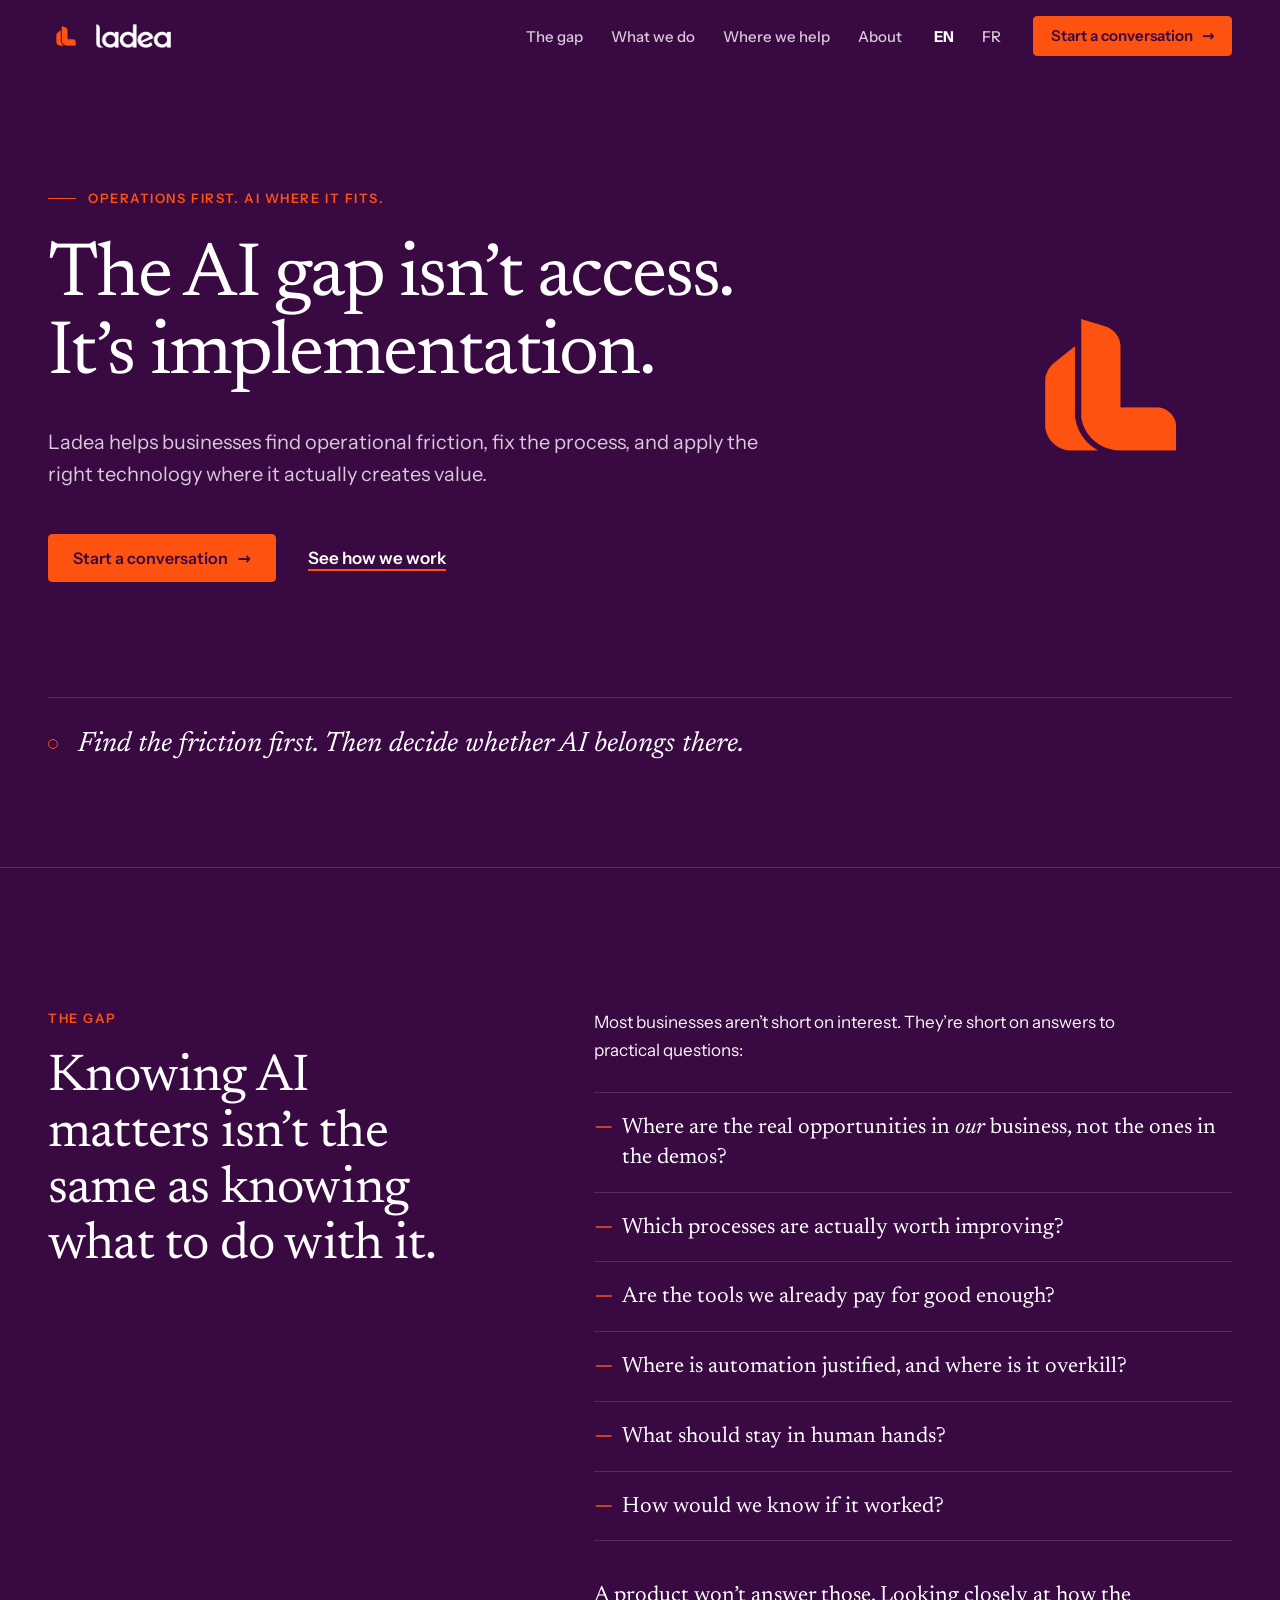
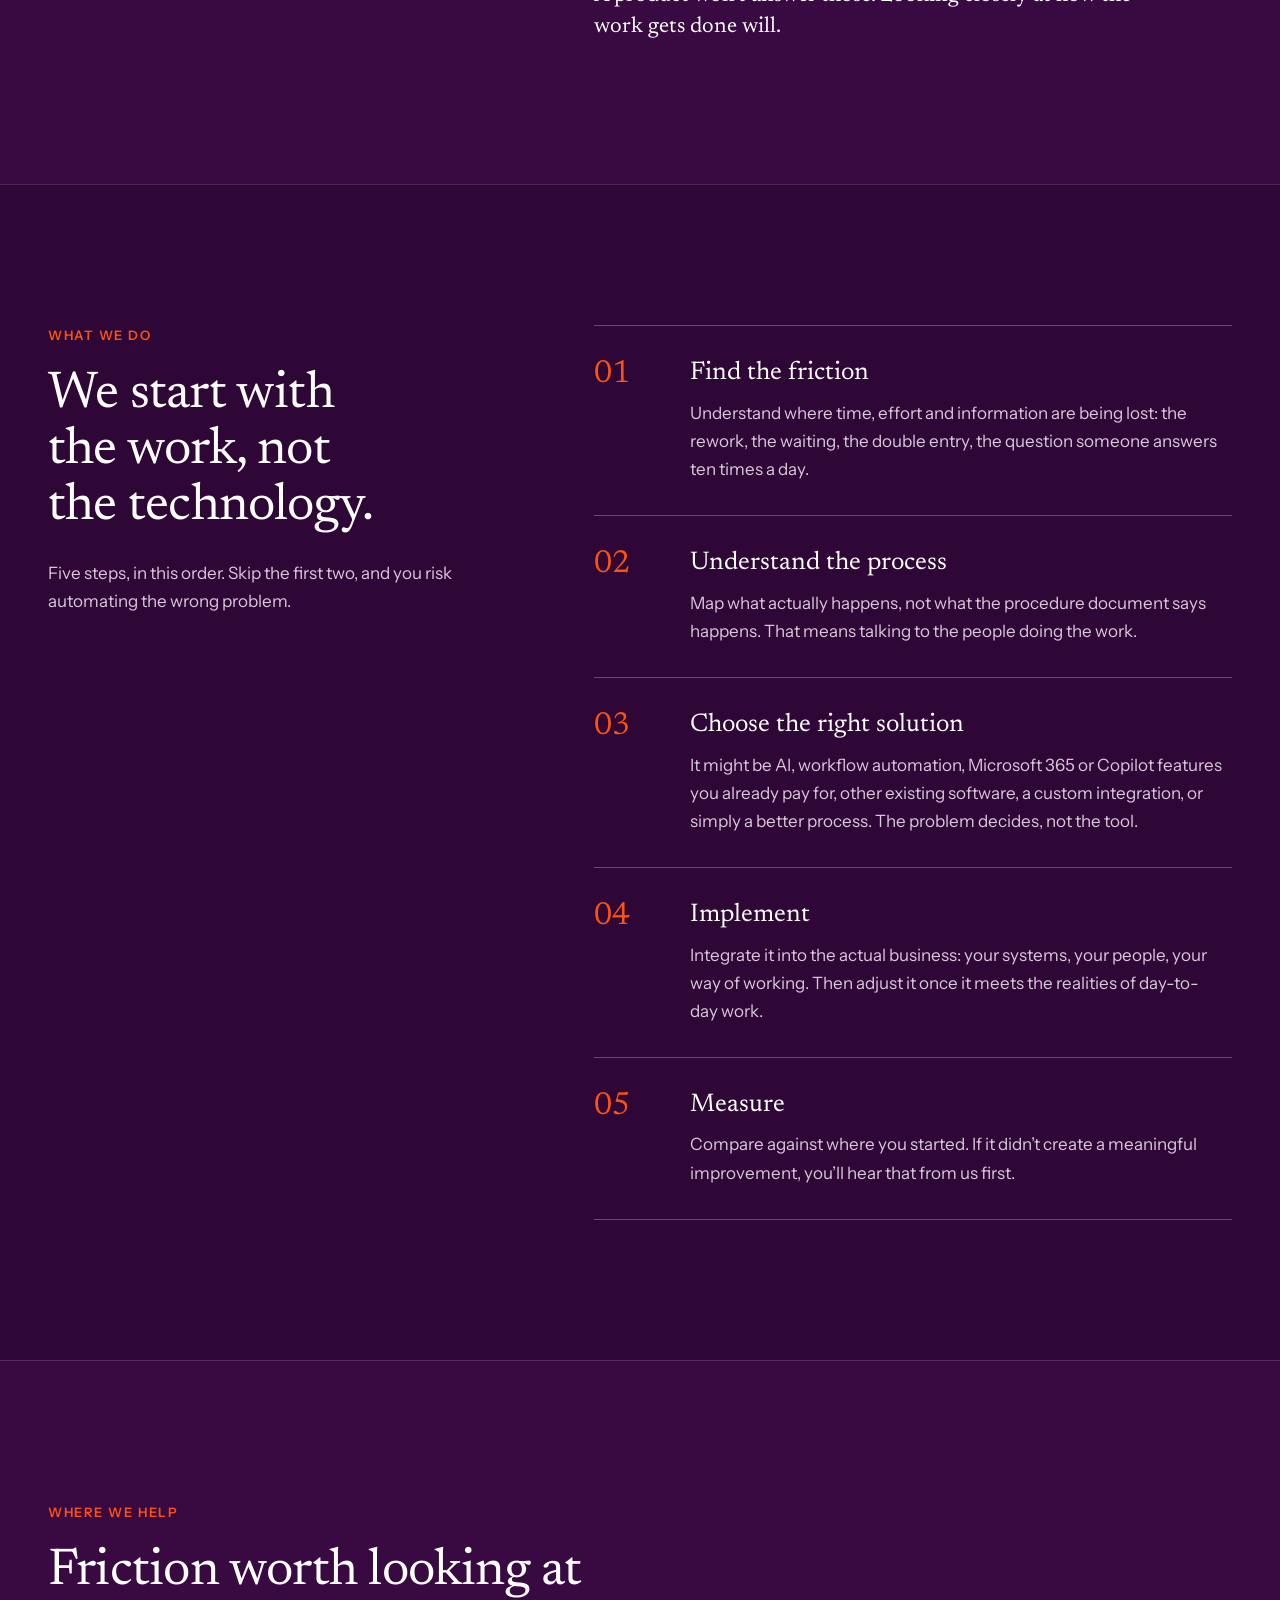
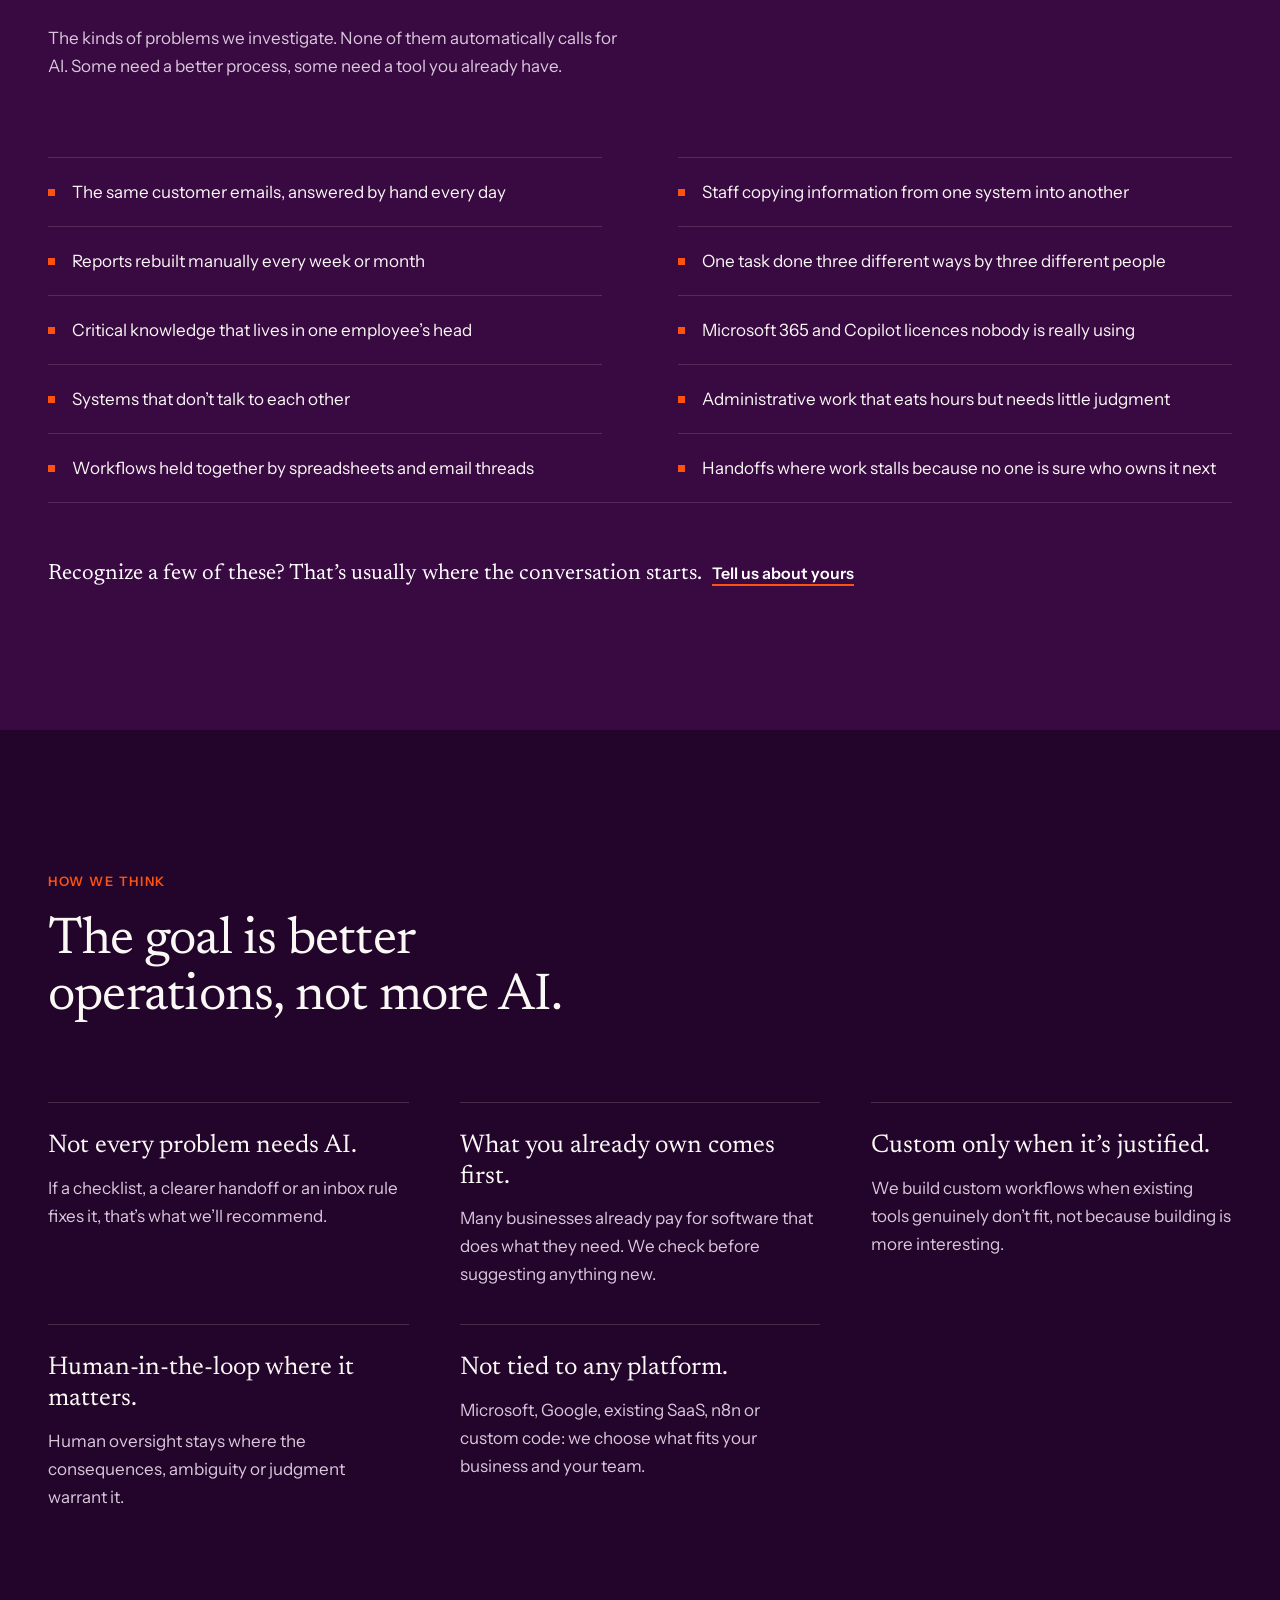
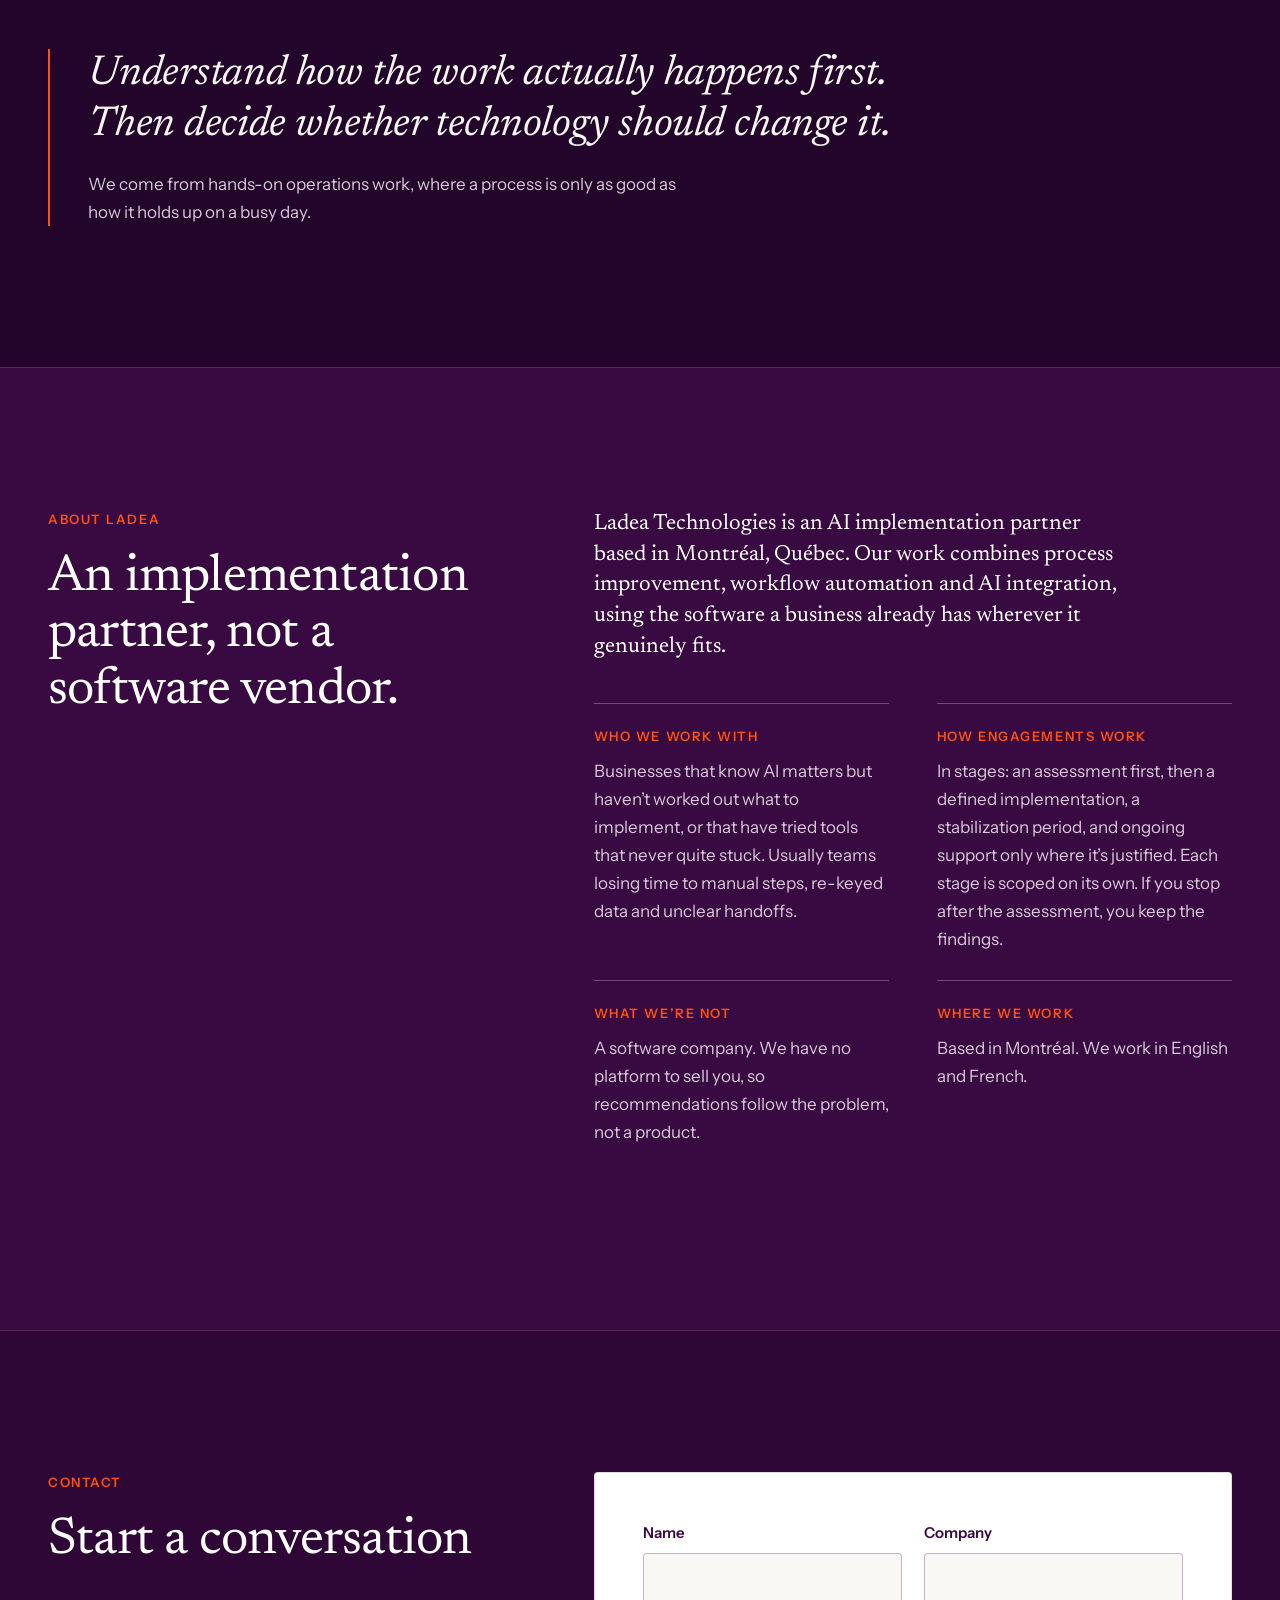
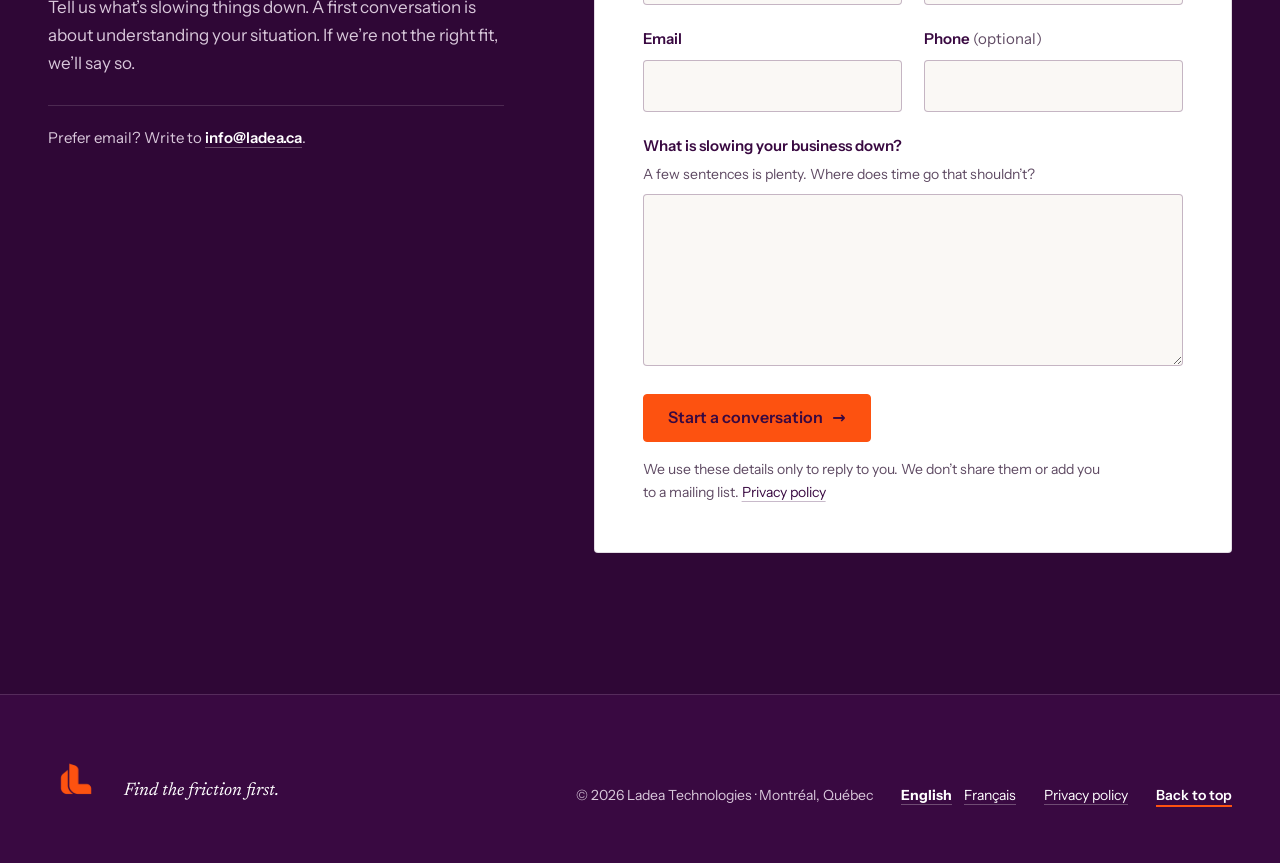
<file: public/index.html>
<!doctype html>
<html lang="en-CA">
<head>
  <meta charset="utf-8">
  <script>document.documentElement.classList.add('js')</script>
  <meta name="viewport" content="width=device-width, initial-scale=1">
  <title>Ladea | AI Implementation and Process Improvement in Montréal</title>
  <meta name="description" content="Ladea is a Montréal-based AI implementation partner. We find operational friction, fix the process, then apply the right technology where it creates value.">
  <meta name="robots" content="index, follow, max-snippet:-1, max-image-preview:large">
  <link rel="canonical" href="https://ladea.ca/">
  <!-- hreflang links are generated automatically once a second locale (e.g. locales/fr.json) exists -->
  <link rel="alternate" hreflang="en" href="https://ladea.ca/">
  <link rel="alternate" hreflang="fr" href="https://ladea.ca/fr/">
  <link rel="alternate" hreflang="x-default" href="https://ladea.ca/">
  
  <meta name="theme-color" content="#390941">
  <meta name="color-scheme" content="dark">

  <!-- Open Graph / social previews -->
  <meta property="og:type" content="website">
  <meta property="og:site_name" content="Ladea">
  <meta property="og:locale" content="en_CA">
  <meta property="og:locale:alternate" content="fr_CA">
    <meta property="og:url" content="https://ladea.ca/">
  <meta property="og:title" content="The AI gap isn’t access. It’s implementation.">
  <meta property="og:description" content="Ladea helps businesses find operational friction, fix the process, and apply the right technology where it actually creates value.">
  <meta property="og:image" content="https://ladea.ca/assets/og-image.png">
  <meta property="og:image:type" content="image/png">
  <meta property="og:image:width" content="1200">
  <meta property="og:image:height" content="630">
  <meta property="og:image:alt" content="Ladea logo with the line: Find the friction first. Then decide whether AI belongs there.">
  <meta name="twitter:card" content="summary_large_image">
  <meta name="twitter:title" content="The AI gap isn’t access. It’s implementation.">
  <meta name="twitter:description" content="Ladea helps businesses find operational friction, fix the process, and apply the right technology where it actually creates value.">
  <meta name="twitter:image" content="https://ladea.ca/assets/og-image.png">
  <meta name="twitter:image:alt" content="Ladea logo with the line: Find the friction first. Then decide whether AI belongs there.">

  <!-- Icons: the L icon tile (generated by brand/make-assets.py) -->
  <link rel="icon" href="favicon.ico" sizes="16x16 32x32 48x48">
  <link rel="icon" href="favicon-192.png" type="image/png" sizes="192x192">
  <link rel="apple-touch-icon" href="apple-touch-icon.png">

  <!-- Self-hosted fonts: no third-party requests -->
  <link rel="preload" href="fonts/newsreader-latin-wght-normal.woff2" as="font" type="font/woff2" crossorigin>
  <link rel="preload" href="fonts/instrument-sans-latin-wght-normal.woff2" as="font" type="font/woff2" crossorigin>
  <link rel="stylesheet" href="styles.css?v=9e4b1fa4df">
  <script defer src="script.js?v=39f4eb9afa"></script>

  <script type="application/ld+json">{"@context":"https://schema.org","@graph":[{"@type":"ProfessionalService","@id":"https://ladea.ca/#organization","name":"Ladea Technologies","alternateName":"Ladea","url":"https://ladea.ca/","logo":{"@type":"ImageObject","url":"https://ladea.ca/assets/ladea-logo-512.png","width":512,"height":512},"image":"https://ladea.ca/assets/og-image.png","description":"Ladea Technologies is an AI implementation partner based in Montréal, Québec. It helps businesses find operational friction, improve the underlying process, and apply AI, workflow automation or existing software only where it creates measurable value.","slogan":"Find the friction first. Then decide whether AI belongs there.","email":"info@ladea.ca","address":{"@type":"PostalAddress","addressLocality":"Montréal","addressRegion":"QC","addressCountry":"CA"},"knowsLanguage":["en","fr"],"knowsAbout":["AI implementation","AI integration","Workflow automation","Process improvement","Human-in-the-loop automation","Microsoft 365","Microsoft Copilot"],"contactPoint":{"@type":"ContactPoint","contactType":"New business inquiries","email":"info@ladea.ca","url":"https://ladea.ca/#contact","availableLanguage":["en","fr"]},"hasOfferCatalog":{"@type":"OfferCatalog","name":"Services","itemListElement":[{"@type":"Offer","itemOffered":{"@type":"Service","name":"AI implementation","description":"Selecting, integrating and configuring AI tools inside existing business processes.","provider":{"@id":"https://ladea.ca/#organization"}}},{"@type":"Offer","itemOffered":{"@type":"Service","name":"Process improvement","description":"Clarifying and simplifying processes and handoffs before, or instead of, adding new technology.","provider":{"@id":"https://ladea.ca/#organization"}}},{"@type":"Offer","itemOffered":{"@type":"Service","name":"Workflow automation","description":"Automating repetitive, rules-based work between systems, such as re-keyed data, routine emails and manual reports.","provider":{"@id":"https://ladea.ca/#organization"}}},{"@type":"Offer","itemOffered":{"@type":"Service","name":"AI integration","description":"Connecting AI capabilities to the systems a business already uses.","provider":{"@id":"https://ladea.ca/#organization"}}},{"@type":"Offer","itemOffered":{"@type":"Service","name":"Human-centred automation","description":"Automation designed so that people stay involved where the consequences, ambiguity or judgment warrant it.","provider":{"@id":"https://ladea.ca/#organization"}}}]}},{"@type":"WebSite","@id":"https://ladea.ca/#website","url":"https://ladea.ca/","name":"Ladea","inLanguage":["en","fr"],"publisher":{"@id":"https://ladea.ca/#organization"}},{"@type":"WebPage","@id":"https://ladea.ca/#webpage","url":"https://ladea.ca/","name":"Ladea | AI Implementation and Process Improvement in Montréal","description":"Ladea is a Montréal-based AI implementation partner. We find operational friction, fix the process, then apply the right technology where it creates value.","inLanguage":"en","isPartOf":{"@id":"https://ladea.ca/#website"},"about":{"@id":"https://ladea.ca/#organization"},"primaryImageOfPage":{"@type":"ImageObject","url":"https://ladea.ca/assets/og-image.png"}}]}</script>

</head>
<body>
  <a class="skip-link" href="#main">Skip to content</a>

  <!-- ============================ HEADER ============================ -->
  <header class="site-header" data-header>
    <div class="container header-inner">
      <a class="brand" href="#top" aria-label="Ladea, back to top">
        <img class="brand-mark" src="assets/ladea-icon-256.png" alt="" width="36" height="36">
        <img class="brand-word" src="assets/ladea-wordmark-white.png" alt="Ladea" width="75" height="24">
      </a>

            
      <ul class="lang-switch lang-switch-bar" aria-label="Language">
        <li><a href="./" hreflang="en" lang="en" aria-current="true">EN</a></li><li><a href="fr/" hreflang="fr" lang="fr" >FR</a></li>
      </ul>
      

      <button class="nav-toggle" type="button" aria-expanded="false" aria-controls="site-nav"
              data-nav-toggle data-label-open="Open menu" data-label-close="Close menu">
        <span class="visually-hidden" data-nav-toggle-label>Open menu</span>
        <span class="nav-toggle-bars" aria-hidden="true"></span>
      </button>

      <nav id="site-nav" class="site-nav" aria-label="Primary" data-nav>
        <ul>
          <li><a href="#problem">The gap</a></li>
          <li><a href="#approach">What we do</a></li>
          <li><a href="#examples">Where we help</a></li>
          <li><a href="#about">About</a></li>
        </ul>
        
        <ul class="lang-switch lang-switch-nav" aria-label="Language">
          <li><a href="./" hreflang="en" lang="en" aria-current="true">EN</a></li><li><a href="fr/" hreflang="fr" lang="fr" >FR</a></li>
        </ul>
        
        <a class="button button-small" href="#contact">Start a conversation</a>
      </nav>
    </div>
  </header>


  <main id="main">
    <!-- ============================ 1. HERO ============================ -->
    <section class="hero" id="top" aria-labelledby="hero-title">
      <div class="container hero-grid">
        <div class="hero-copy">
          <p class="eyebrow">Operations first. AI where it fits.</p>
          <h1 id="hero-title" class="hero-title">The AI gap isn’t access. It’s implementation.</h1>
          <p class="hero-lead">Ladea helps businesses find operational friction, fix the process, and apply the right technology where it actually creates value.</p>
          <div class="hero-actions">
            <a class="button" href="#contact">Start a conversation</a>
            <a class="text-link" href="#approach">See how we work</a>
          </div>
        </div>
        <figure class="hero-mark" aria-hidden="true">
          <img src="assets/ladea-icon-800.png" alt="" width="800" height="800">
        </figure>
      </div>
      <div class="container">
        <p class="belief"><span class="belief-rule" aria-hidden="true"></span>Find the friction first. Then decide whether AI belongs there.</p>
      </div>
    </section>

    <!-- ============================ 2. PROBLEM ============================ -->
    <section class="section" id="problem" aria-labelledby="problem-title">
      <div class="container split">
        <header class="section-head">
          <p class="section-label">The gap</p>
          <h2 id="problem-title">Knowing AI matters isn’t the same as knowing what to do with it.</h2>
        </header>
        <div class="section-body">
          <p class="lead">Most businesses aren’t short on interest. They’re short on answers to practical questions:</p>
          <ul class="question-list">
            <li data-reveal><span>Where are the real opportunities in <em>our</em> business, not the ones in the demos?</span></li>
            <li data-reveal><span>Which processes are actually worth improving?</span></li>
            <li data-reveal><span>Are the tools we already pay for good enough?</span></li>
            <li data-reveal><span>Where is automation justified, and where is it overkill?</span></li>
            <li data-reveal><span>What should stay in human hands?</span></li>
            <li data-reveal><span>How would we know if it worked?</span></li>
            
          </ul>
          <p class="closing">A product won’t answer those. Looking closely at how the work gets done will.</p>
        </div>
      </div>
    </section>

    <!-- ============================ 3. WHAT LADEA DOES ============================ -->
    <section class="section section-alt" id="approach" aria-labelledby="approach-title">
      <div class="container split">
        <header class="section-head sticky-head">
          <p class="section-label">What we do</p>
          <h2 id="approach-title">We start with the work, not the technology.</h2>
          <p class="section-intro">Five steps, in this order. Skip the first two, and you risk automating the wrong problem.</p>
        </header>
        <ol class="step-list">
          
          <li class="step" data-reveal>
            <span class="step-num" aria-hidden="true">01</span>
            <div>
              <h3>Find the friction</h3>
              <p>Understand where time, effort and information are being lost: the rework, the waiting, the double entry, the question someone answers ten times a day.</p>
            </div>
          </li>
          
          <li class="step" data-reveal>
            <span class="step-num" aria-hidden="true">02</span>
            <div>
              <h3>Understand the process</h3>
              <p>Map what actually happens, not what the procedure document says happens. That means talking to the people doing the work.</p>
            </div>
          </li>
          
          <li class="step" data-reveal>
            <span class="step-num" aria-hidden="true">03</span>
            <div>
              <h3>Choose the right solution</h3>
              <p>It might be AI, workflow automation, Microsoft 365 or Copilot features you already pay for, other existing software, a custom integration, or simply a better process. The problem decides, not the tool.</p>
            </div>
          </li>
          
          <li class="step" data-reveal>
            <span class="step-num" aria-hidden="true">04</span>
            <div>
              <h3>Implement</h3>
              <p>Integrate it into the actual business: your systems, your people, your way of working. Then adjust it once it meets the realities of day-to-day work.</p>
            </div>
          </li>
          
          <li class="step" data-reveal>
            <span class="step-num" aria-hidden="true">05</span>
            <div>
              <h3>Measure</h3>
              <p>Compare against where you started. If it didn’t create a meaningful improvement, you’ll hear that from us first.</p>
            </div>
          </li>
          
        </ol>
      </div>
    </section>

    <!-- ============================ 4. EXAMPLES ============================ -->
    <section class="section" id="examples" aria-labelledby="examples-title">
      <div class="container">
        <header class="section-head section-head-wide">
          <p class="section-label">Where we help</p>
          <h2 id="examples-title">Friction worth looking at</h2>
          <p class="section-intro">The kinds of problems we investigate. None of them automatically calls for AI. Some need a better process, some need a tool you already have.</p>
        </header>
        <ul class="friction-list">
          <li data-reveal><span>The same customer emails, answered by hand every day</span></li>
          <li data-reveal><span>Staff copying information from one system into another</span></li>
          <li data-reveal><span>Reports rebuilt manually every week or month</span></li>
          <li data-reveal><span>One task done three different ways by three different people</span></li>
          <li data-reveal><span>Critical knowledge that lives in one employee’s head</span></li>
          <li data-reveal><span>Microsoft 365 and Copilot licences nobody is really using</span></li>
          <li data-reveal><span>Systems that don’t talk to each other</span></li>
          <li data-reveal><span>Administrative work that eats hours but needs little judgment</span></li>
          <li data-reveal><span>Workflows held together by spreadsheets and email threads</span></li>
          <li data-reveal><span>Handoffs where work stalls because no one is sure who owns it next</span></li>
          
        </ul>
        <p class="closing closing-inline">Recognize a few of these? That’s usually where the conversation starts. <a class="text-link" href="#contact">Tell us about yours</a></p>
      </div>
    </section>

    <!-- ============================ 5. PRINCIPLES ============================ -->
    <section class="section section-dark" id="principles" aria-labelledby="principles-title">
      <div class="container">
        <header class="section-head section-head-wide">
          <p class="section-label">How we think</p>
          <h2 id="principles-title">The goal is better operations, not more AI.</h2>
        </header>
        <ul class="principle-grid">
          
          <li class="principle" data-reveal>
            <h3>Not every problem needs AI.</h3>
            <p>If a checklist, a clearer handoff or an inbox rule fixes it, that’s what we’ll recommend.</p>
          </li>
          
          <li class="principle" data-reveal>
            <h3>What you already own comes first.</h3>
            <p>Many businesses already pay for software that does what they need. We check before suggesting anything new.</p>
          </li>
          
          <li class="principle" data-reveal>
            <h3>Custom only when it’s justified.</h3>
            <p>We build custom workflows when existing tools genuinely don’t fit, not because building is more interesting.</p>
          </li>
          
          <li class="principle" data-reveal>
            <h3>Human-in-the-loop where it matters.</h3>
            <p>Human oversight stays where the consequences, ambiguity or judgment warrant it.</p>
          </li>
          
          <li class="principle" data-reveal>
            <h3>Not tied to any platform.</h3>
            <p>Microsoft, Google, existing SaaS, n8n or custom code: we choose what fits your business and your team.</p>
          </li>
          
        </ul>
        <figure class="philosophy">
          <blockquote><p>Understand how the work actually happens first. Then decide whether technology should change it.</p></blockquote>
          <figcaption>We come from hands-on operations work, where a process is only as good as how it holds up on a busy day.</figcaption>
        </figure>
      </div>
    </section>

    <!-- ============================ 6. ABOUT ============================
         Plain, quotable statements: what Ladea is, who it helps, how it works, where.
         Search engines and AI answer engines tend to lift sentences like these directly. -->
    <section class="section" id="about" aria-labelledby="about-title">
      <div class="container split">
        <header class="section-head">
          <p class="section-label">About Ladea</p>
          <h2 id="about-title">An implementation partner, not a software vendor.</h2>
        </header>
        <div class="section-body">
          <p class="about-lead">Ladea Technologies is an AI implementation partner based in Montréal, Québec. Our work combines process improvement, workflow automation and AI integration, using the software a business already has wherever it genuinely fits.</p>
          <dl class="fact-list">
            
            <div class="fact" data-reveal>
              <dt>Who we work with</dt>
              <dd>Businesses that know AI matters but haven’t worked out what to implement, or that have tried tools that never quite stuck. Usually teams losing time to manual steps, re-keyed data and unclear handoffs.</dd>
            </div>
            
            <div class="fact" data-reveal>
              <dt>How engagements work</dt>
              <dd>In stages: an assessment first, then a defined implementation, a stabilization period, and ongoing support only where it’s justified. Each stage is scoped on its own. If you stop after the assessment, you keep the findings.</dd>
            </div>
            
            <div class="fact" data-reveal>
              <dt>What we’re not</dt>
              <dd>A software company. We have no platform to sell you, so recommendations follow the problem, not a product.</dd>
            </div>
            
            <div class="fact" data-reveal>
              <dt>Where we work</dt>
              <dd>Based in Montréal. We work in English and French.</dd>
            </div>
            
          </dl>
        </div>
      </div>
    </section>

    <!-- ============================ 7. CONTACT ============================ -->
    <section class="section section-contact" id="contact" aria-labelledby="contact-title">
      <div class="container split">
        <header class="section-head">
          <p class="section-label">Contact</p>
          <h2 id="contact-title">Start a conversation</h2>
          <p class="section-intro">Tell us what’s slowing things down. A first conversation is about understanding your situation. If we’re not the right fit, we’ll say so.</p>
          <p class="contact-email">Prefer email? Write to <a href="mailto:info@ladea.ca">info@ladea.ca</a>.</p>
        </header>

        <div class="form-wrap">
          <!--
            CONTACT FORM
            - The submission endpoint comes from site.json → form.endpoint (injected into action="").
            - The adapter (formdata | json | hubspot) comes from site.json → form.adapter.
            - Without JavaScript the browser posts the form normally to the same endpoint.
            - Field names (name, company, email, phone, message) are what the backend receives.
            See README.md → "Connecting the form".
          -->
          <form class="contact-form" action="https://ladea.app.n8n.cloud/webhook/ladea-contact" method="post"
                data-contact-form
                data-adapter="json"
                data-msg-summary="Please check the highlighted fields."
                data-msg-required="This field is required."
                data-msg-email="Please enter a valid email address, like name@company.com."
                data-msg-phone="Please enter a valid phone number, or leave it blank."
                data-msg-message-short="Please add a little more detail (at least 20 characters)."
                data-msg-network="Your message couldn’t be sent. Please try again, or write to us at info@ladea.ca."
                data-msg-not-configured="This form isn’t connected yet. Please write to us at info@ladea.ca instead."
                data-msg-sending="Sending…">

            <p class="form-summary" role="alert" data-form-summary hidden></p>

            <div class="field-row">
              <div class="field">
                <label for="f-name">Name</label>
                <input id="f-name" name="name" type="text" autocomplete="name" required maxlength="120" aria-describedby="f-name-err">
                <p class="field-error" id="f-name-err" data-error-for="name"></p>
              </div>
              <div class="field">
                <label for="f-company">Company</label>
                <input id="f-company" name="company" type="text" autocomplete="organization" required maxlength="160" aria-describedby="f-company-err">
                <p class="field-error" id="f-company-err" data-error-for="company"></p>
              </div>
            </div>

            <div class="field-row">
              <div class="field">
                <label for="f-email">Email</label>
                <input id="f-email" name="email" type="email" autocomplete="email" inputmode="email" required maxlength="200" aria-describedby="f-email-err">
                <p class="field-error" id="f-email-err" data-error-for="email"></p>
              </div>
              <div class="field">
                <label for="f-phone">Phone <span class="optional">(optional)</span></label>
                <input id="f-phone" name="phone" type="tel" autocomplete="tel" inputmode="tel" maxlength="40" aria-describedby="f-phone-err">
                <p class="field-error" id="f-phone-err" data-error-for="phone"></p>
              </div>
            </div>

            <div class="field">
              <label for="f-message">What is slowing your business down?</label>
              <p class="field-hint" id="f-message-hint">A few sentences is plenty. Where does time go that shouldn’t?</p>
              <textarea id="f-message" name="message" rows="6" required minlength="20" maxlength="5000" aria-describedby="f-message-hint f-message-err"></textarea>
              <p class="field-error" id="f-message-err" data-error-for="message"></p>
            </div>

            <!-- Spam trap: hidden from people, filled in by bots. "_gotcha" is Formspree's convention. -->
            <div class="hp" aria-hidden="true">
              <label for="f-hp">Leave this field empty</label>
              <input id="f-hp" name="_gotcha" type="text" tabindex="-1" autocomplete="off">
            </div>

            <input type="hidden" name="language" value="en">

            <div class="form-actions">
              <button class="button" type="submit" data-submit>Start a conversation</button>
              <p class="form-privacy">We use these details only to reply to you. We don’t share them or add you to a mailing list. <a href="privacy/">Privacy policy</a></p>
            </div>
          </form>

          <div class="form-success" data-form-success tabindex="-1" hidden>
            <img src="assets/ladea-icon-256.png" alt="" width="44" height="44">
            <h3>Thank you. Your message is in.</h3>
            <p>We’ll read it properly and get back to you soon.</p>
          </div>
        </div>
      </div>
    </section>
  </main>

  <!-- ============================ FOOTER ============================ -->
  <footer class="site-footer">
    <div class="container footer-inner">
      <div class="footer-brand">
        <img src="assets/ladea-icon-256.png" alt="Ladea" width="56" height="56">
        <p>Find the friction first.</p>
      </div>
      <div class="footer-meta">
        <p>&copy; <span data-year>2026</span> Ladea Technologies · Montréal, Québec</p>
        
        <ul class="lang-switch" aria-label="Language">
          <li><a href="./" hreflang="en" lang="en" aria-current="true">English</a></li><li><a href="fr/" hreflang="fr" lang="fr" >Français</a></li>
        </ul>
        
        <a href="privacy/">Privacy policy</a>
        <a class="text-link" href="#top">Back to top</a>
      </div>
    </div>
  </footer>

</body>
</html>
</file>
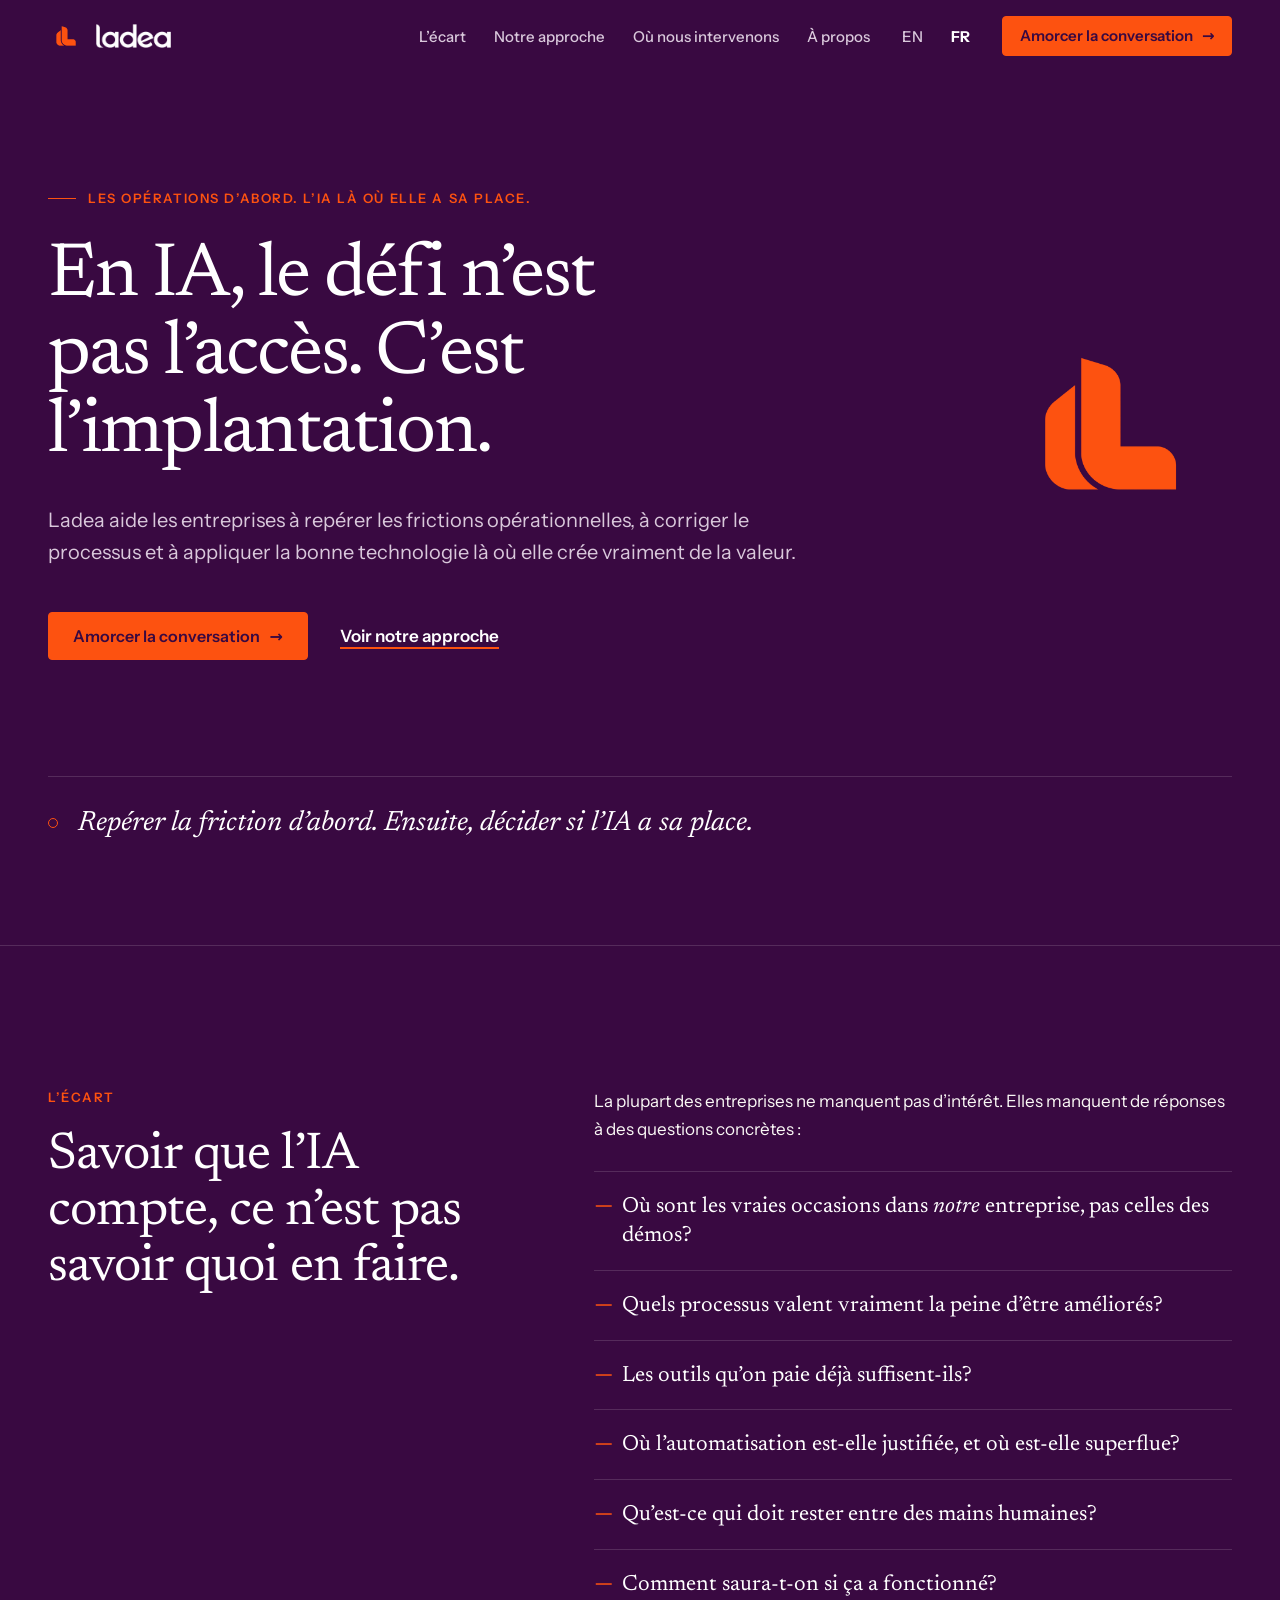
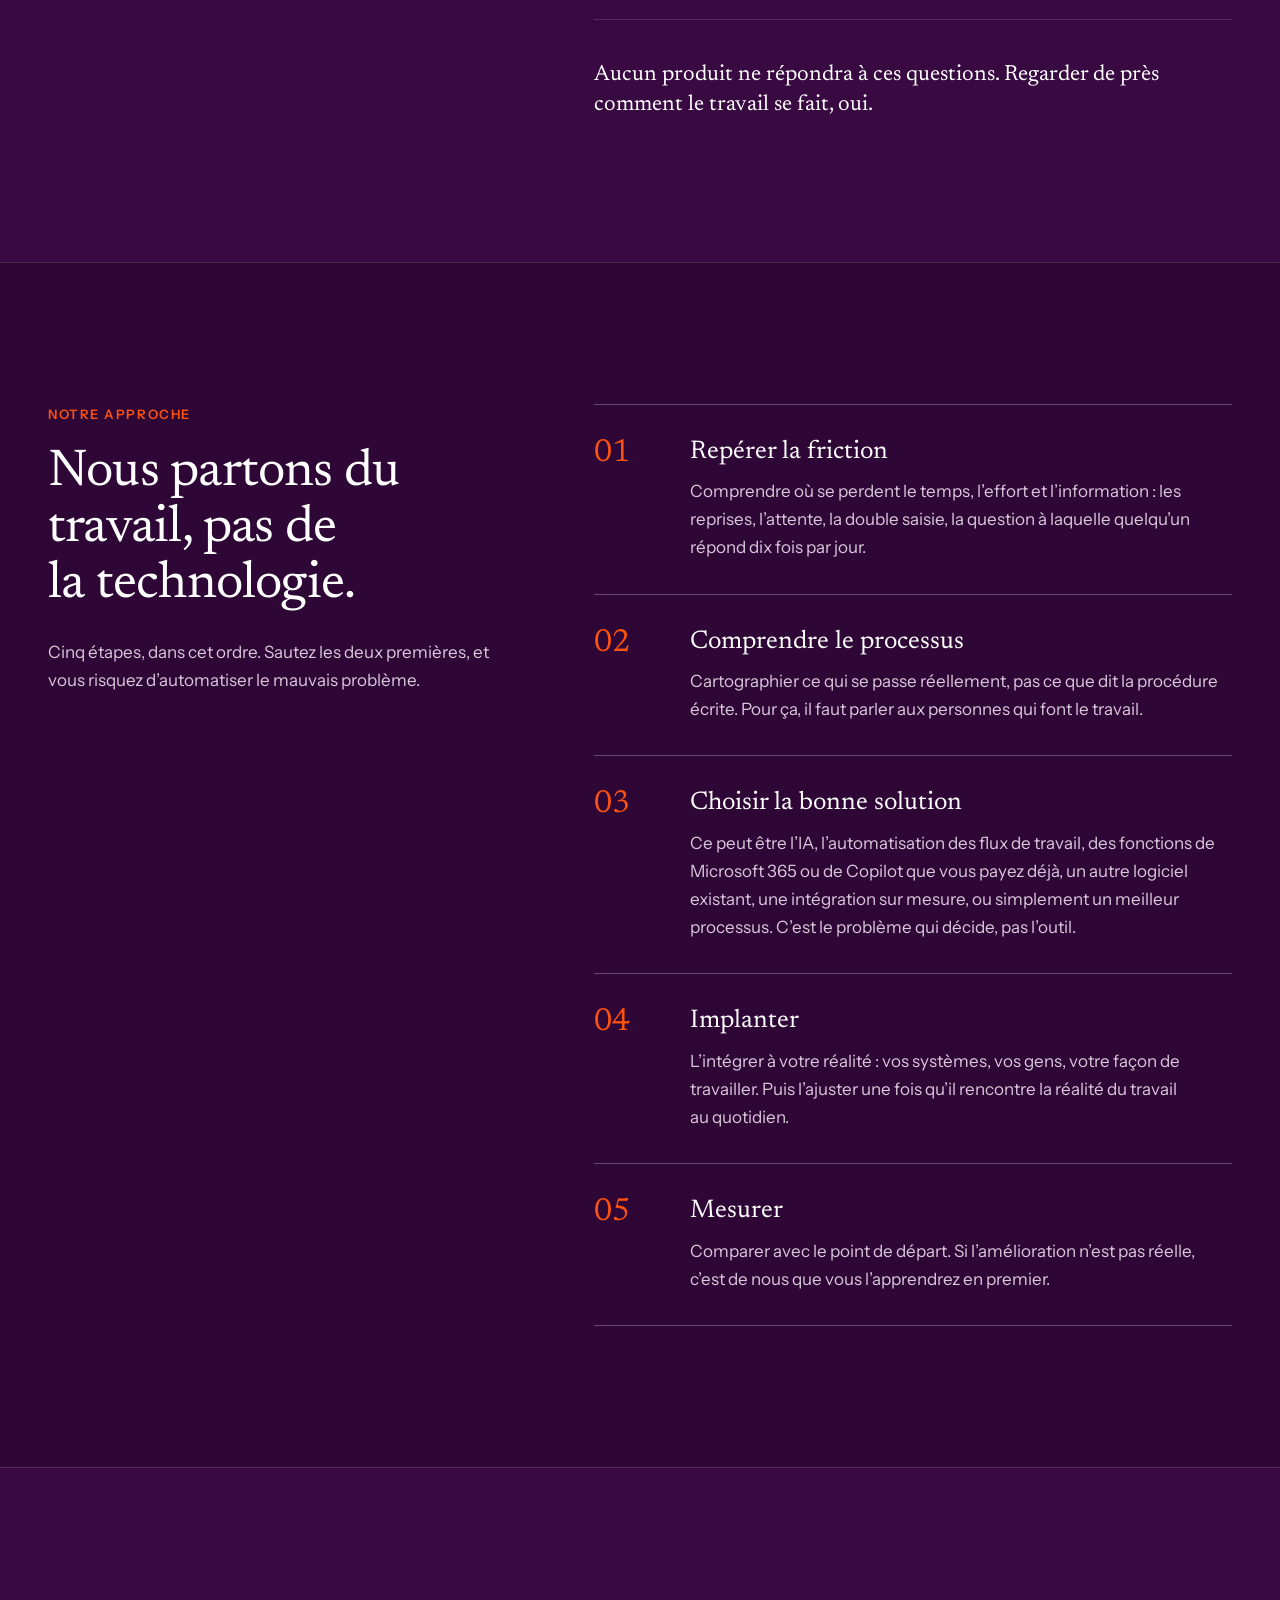
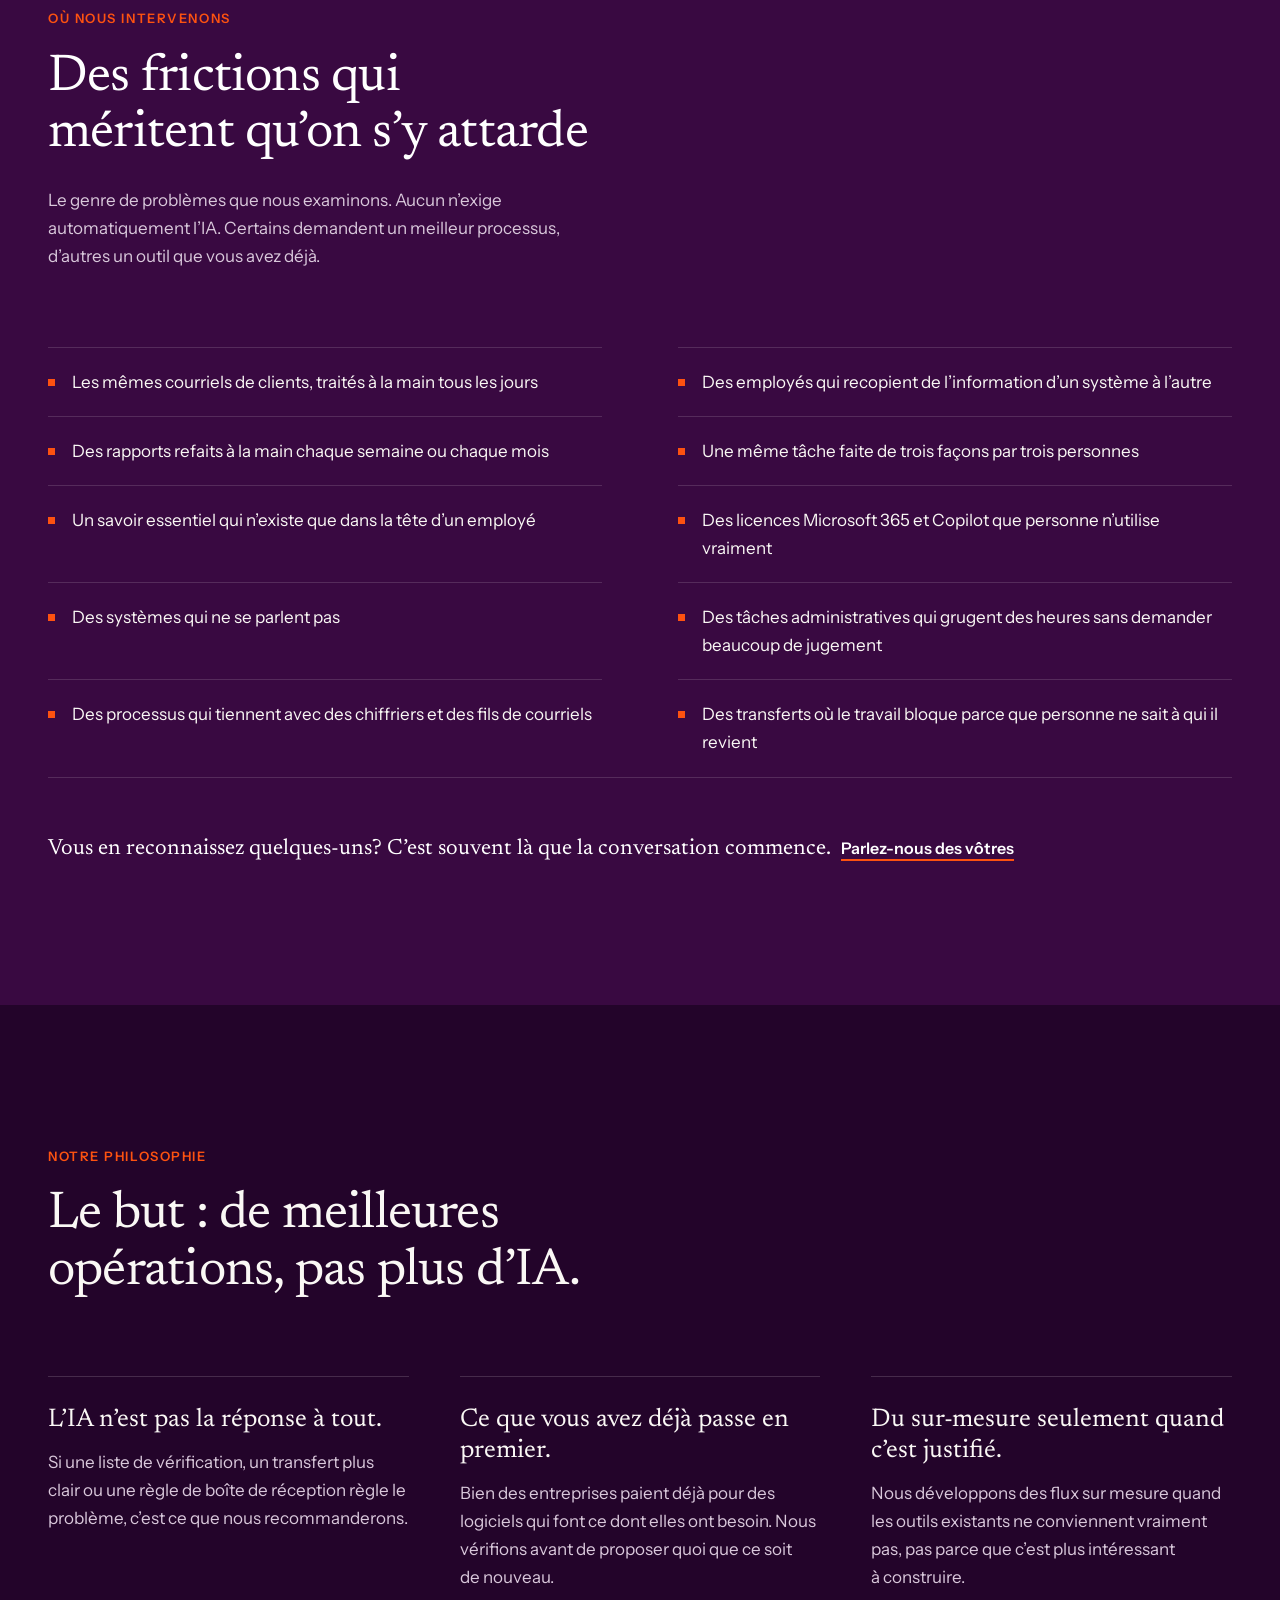
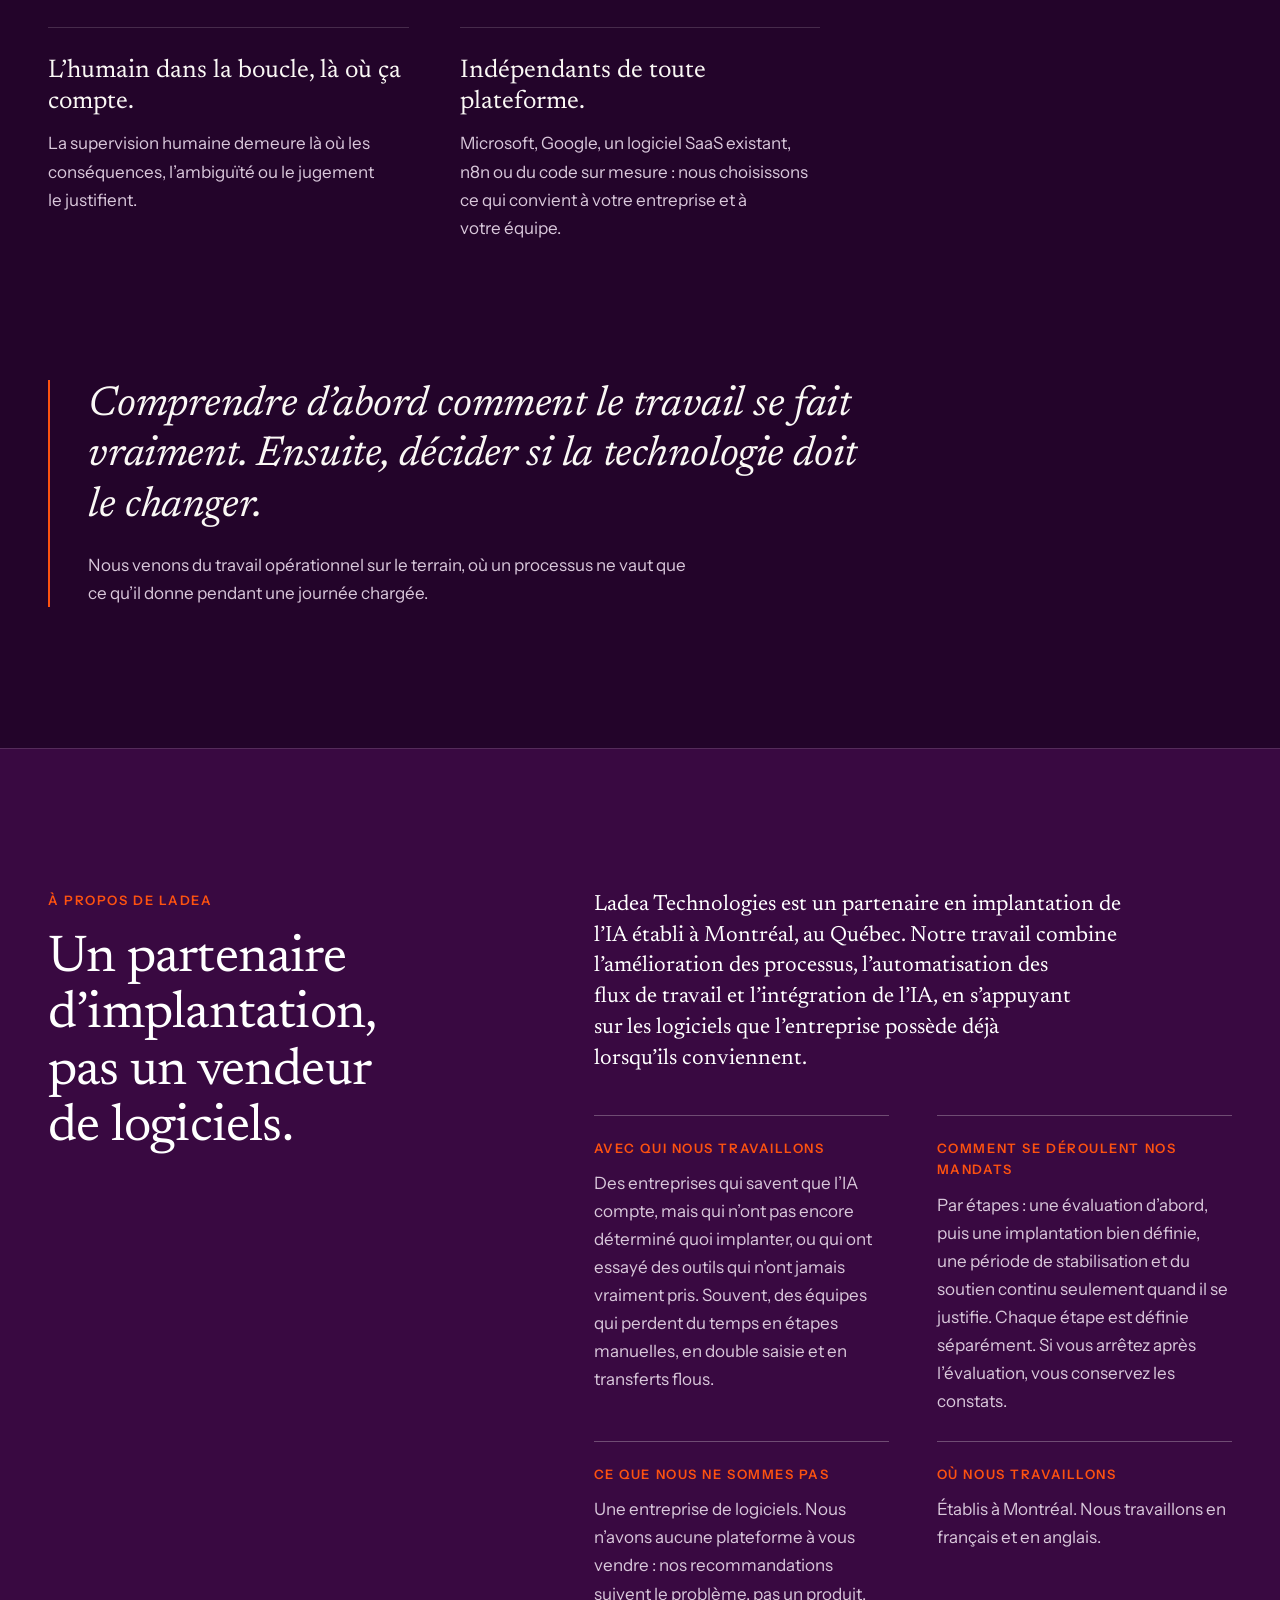
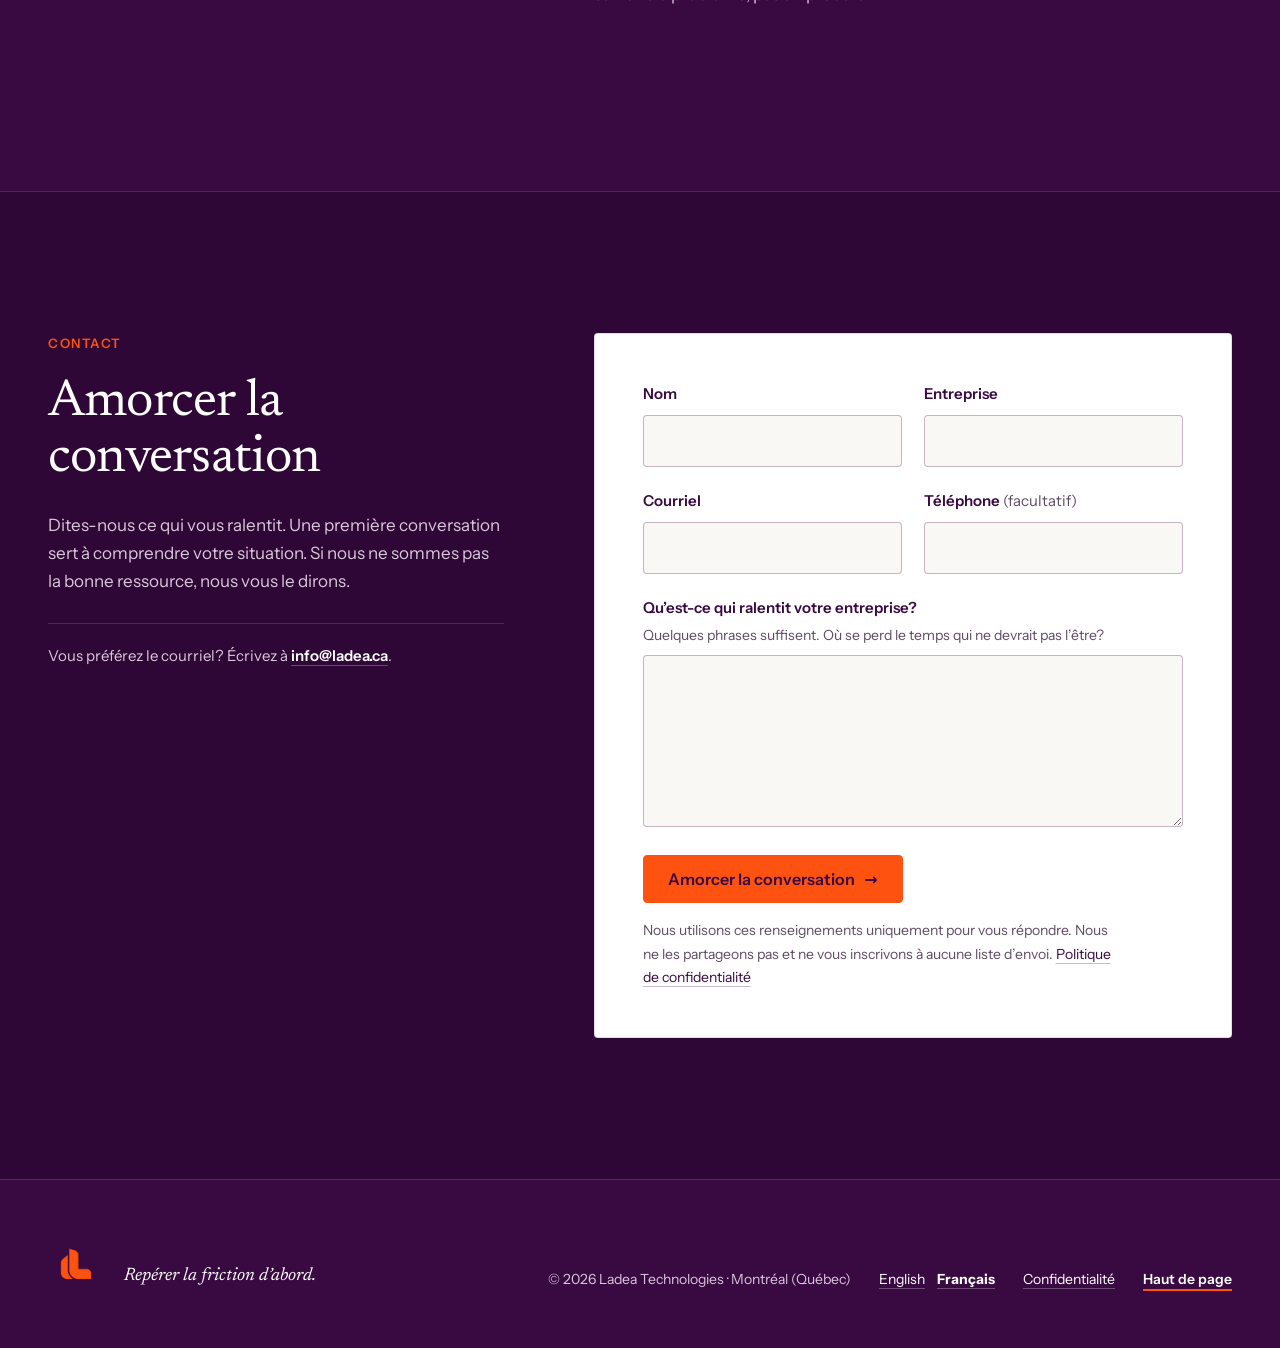
<file: public/fr/index.html>
<!doctype html>
<html lang="fr-CA">
<head>
  <meta charset="utf-8">
  <script>document.documentElement.classList.add('js')</script>
  <meta name="viewport" content="width=device-width, initial-scale=1">
  <title>Ladea | Implantation de l’IA et amélioration des processus à Montréal</title>
  <meta name="description" content="Ladea, à Montréal, aide les entreprises à repérer les frictions opérationnelles, à corriger leurs processus et à implanter l’IA là où elle crée de la valeur.">
  <meta name="robots" content="index, follow, max-snippet:-1, max-image-preview:large">
  <link rel="canonical" href="https://ladea.ca/fr/">
  <!-- hreflang links are generated automatically once a second locale (e.g. locales/fr.json) exists -->
  <link rel="alternate" hreflang="en" href="https://ladea.ca/">
  <link rel="alternate" hreflang="fr" href="https://ladea.ca/fr/">
  <link rel="alternate" hreflang="x-default" href="https://ladea.ca/">
  
  <meta name="theme-color" content="#390941">
  <meta name="color-scheme" content="dark">

  <!-- Open Graph / social previews -->
  <meta property="og:type" content="website">
  <meta property="og:site_name" content="Ladea">
  <meta property="og:locale" content="fr_CA">
  <meta property="og:locale:alternate" content="en_CA">
    <meta property="og:url" content="https://ladea.ca/fr/">
  <meta property="og:title" content="En IA, le défi n’est pas l’accès. C’est l’implantation.">
  <meta property="og:description" content="Ladea aide les entreprises à repérer les frictions opérationnelles, à corriger le processus et à appliquer la bonne technologie là où elle crée vraiment de la valeur.">
  <meta property="og:image" content="https://ladea.ca/assets/og-image-fr.png">
  <meta property="og:image:type" content="image/png">
  <meta property="og:image:width" content="1200">
  <meta property="og:image:height" content="630">
  <meta property="og:image:alt" content="Logo de Ladea avec la phrase : Repérer la friction d’abord. Ensuite, décider si l’IA a sa place.">
  <meta name="twitter:card" content="summary_large_image">
  <meta name="twitter:title" content="En IA, le défi n’est pas l’accès. C’est l’implantation.">
  <meta name="twitter:description" content="Ladea aide les entreprises à repérer les frictions opérationnelles, à corriger le processus et à appliquer la bonne technologie là où elle crée vraiment de la valeur.">
  <meta name="twitter:image" content="https://ladea.ca/assets/og-image-fr.png">
  <meta name="twitter:image:alt" content="Logo de Ladea avec la phrase : Repérer la friction d’abord. Ensuite, décider si l’IA a sa place.">

  <!-- Icons: the L icon tile (generated by brand/make-assets.py) -->
  <link rel="icon" href="../favicon.ico" sizes="16x16 32x32 48x48">
  <link rel="icon" href="../favicon-192.png" type="image/png" sizes="192x192">
  <link rel="apple-touch-icon" href="../apple-touch-icon.png">

  <!-- Self-hosted fonts: no third-party requests -->
  <link rel="preload" href="../fonts/newsreader-latin-wght-normal.woff2" as="font" type="font/woff2" crossorigin>
  <link rel="preload" href="../fonts/instrument-sans-latin-wght-normal.woff2" as="font" type="font/woff2" crossorigin>
  <link rel="stylesheet" href="../styles.css?v=9e4b1fa4df">
  <script defer src="../script.js?v=39f4eb9afa"></script>

  <script type="application/ld+json">{"@context":"https://schema.org","@graph":[{"@type":"ProfessionalService","@id":"https://ladea.ca/#organization","name":"Ladea Technologies","alternateName":"Ladea","url":"https://ladea.ca/","logo":{"@type":"ImageObject","url":"https://ladea.ca/assets/ladea-logo-512.png","width":512,"height":512},"image":"https://ladea.ca/assets/og-image-fr.png","description":"Ladea Technologies est un partenaire en implantation de l’IA établi à Montréal, au Québec. L’entreprise aide les organisations à repérer les frictions opérationnelles, à améliorer leurs processus et à appliquer l’IA, l’automatisation ou des logiciels existants seulement là où ils créent une valeur mesurable.","slogan":"Repérer la friction d’abord. Ensuite, décider si l’IA a sa place.","email":"info@ladea.ca","address":{"@type":"PostalAddress","addressLocality":"Montréal","addressRegion":"QC","addressCountry":"CA"},"knowsLanguage":["en","fr"],"knowsAbout":["Implantation de l’IA","Intégration de l’IA","Automatisation des flux de travail","Amélioration des processus","Automatisation avec supervision humaine","Microsoft 365","Microsoft Copilot"],"contactPoint":{"@type":"ContactPoint","contactType":"Demandes de nouveaux mandats","email":"info@ladea.ca","url":"https://ladea.ca/fr/#contact","availableLanguage":["en","fr"]},"hasOfferCatalog":{"@type":"OfferCatalog","name":"Services","itemListElement":[{"@type":"Offer","itemOffered":{"@type":"Service","name":"Implantation de l’IA","description":"Choix, intégration et configuration d’outils d’IA dans les processus d’affaires existants.","provider":{"@id":"https://ladea.ca/#organization"}}},{"@type":"Offer","itemOffered":{"@type":"Service","name":"Amélioration des processus","description":"Clarifier et simplifier les processus et les transferts avant d’ajouter une technologie, ou au lieu d’en ajouter une.","provider":{"@id":"https://ladea.ca/#organization"}}},{"@type":"Offer","itemOffered":{"@type":"Service","name":"Automatisation des flux de travail","description":"Automatiser le travail répétitif entre les systèmes : double saisie, courriels récurrents, rapports manuels.","provider":{"@id":"https://ladea.ca/#organization"}}},{"@type":"Offer","itemOffered":{"@type":"Service","name":"Intégration de l’IA","description":"Relier des capacités d’IA aux systèmes que l’entreprise utilise déjà.","provider":{"@id":"https://ladea.ca/#organization"}}},{"@type":"Offer","itemOffered":{"@type":"Service","name":"Automatisation centrée sur l’humain","description":"Une automatisation conçue pour que les personnes restent impliquées là où les conséquences, l’ambiguïté ou le jugement le justifient.","provider":{"@id":"https://ladea.ca/#organization"}}}]}},{"@type":"WebSite","@id":"https://ladea.ca/#website","url":"https://ladea.ca/","name":"Ladea","inLanguage":["en","fr"],"publisher":{"@id":"https://ladea.ca/#organization"}},{"@type":"WebPage","@id":"https://ladea.ca/fr/#webpage","url":"https://ladea.ca/fr/","name":"Ladea | Implantation de l’IA et amélioration des processus à Montréal","description":"Ladea, à Montréal, aide les entreprises à repérer les frictions opérationnelles, à corriger leurs processus et à implanter l’IA là où elle crée de la valeur.","inLanguage":"fr","isPartOf":{"@id":"https://ladea.ca/#website"},"about":{"@id":"https://ladea.ca/#organization"},"primaryImageOfPage":{"@type":"ImageObject","url":"https://ladea.ca/assets/og-image-fr.png"}}]}</script>

</head>
<body>
  <a class="skip-link" href="#main">Aller au contenu</a>

  <!-- ============================ HEADER ============================ -->
  <header class="site-header" data-header>
    <div class="container header-inner">
      <a class="brand" href="#top" aria-label="Ladea, retour en haut">
        <img class="brand-mark" src="../assets/ladea-icon-256.png" alt="" width="36" height="36">
        <img class="brand-word" src="../assets/ladea-wordmark-white.png" alt="Ladea" width="75" height="24">
      </a>

            
      <ul class="lang-switch lang-switch-bar" aria-label="Langue">
        <li><a href="../" hreflang="en" lang="en" >EN</a></li><li><a href="../fr/" hreflang="fr" lang="fr" aria-current="true">FR</a></li>
      </ul>
      

      <button class="nav-toggle" type="button" aria-expanded="false" aria-controls="site-nav"
              data-nav-toggle data-label-open="Ouvrir le menu" data-label-close="Fermer le menu">
        <span class="visually-hidden" data-nav-toggle-label>Ouvrir le menu</span>
        <span class="nav-toggle-bars" aria-hidden="true"></span>
      </button>

      <nav id="site-nav" class="site-nav" aria-label="Navigation principale" data-nav>
        <ul>
          <li><a href="#problem">L’écart</a></li>
          <li><a href="#approach">Notre approche</a></li>
          <li><a href="#examples">Où nous intervenons</a></li>
          <li><a href="#about">À propos</a></li>
        </ul>
        
        <ul class="lang-switch lang-switch-nav" aria-label="Langue">
          <li><a href="../" hreflang="en" lang="en" >EN</a></li><li><a href="../fr/" hreflang="fr" lang="fr" aria-current="true">FR</a></li>
        </ul>
        
        <a class="button button-small" href="#contact">Amorcer la conversation</a>
      </nav>
    </div>
  </header>


  <main id="main">
    <!-- ============================ 1. HERO ============================ -->
    <section class="hero" id="top" aria-labelledby="hero-title">
      <div class="container hero-grid">
        <div class="hero-copy">
          <p class="eyebrow">Les opérations d’abord. L’IA là où elle a sa place.</p>
          <h1 id="hero-title" class="hero-title">En IA, le défi n’est pas l’accès. C’est l’implantation.</h1>
          <p class="hero-lead">Ladea aide les entreprises à repérer les frictions opérationnelles, à corriger le processus et à appliquer la bonne technologie là où elle crée vraiment de la valeur.</p>
          <div class="hero-actions">
            <a class="button" href="#contact">Amorcer la conversation</a>
            <a class="text-link" href="#approach">Voir notre approche</a>
          </div>
        </div>
        <figure class="hero-mark" aria-hidden="true">
          <img src="../assets/ladea-icon-800.png" alt="" width="800" height="800">
        </figure>
      </div>
      <div class="container">
        <p class="belief"><span class="belief-rule" aria-hidden="true"></span>Repérer la friction d’abord. Ensuite, décider si l’IA a sa place.</p>
      </div>
    </section>

    <!-- ============================ 2. PROBLEM ============================ -->
    <section class="section" id="problem" aria-labelledby="problem-title">
      <div class="container split">
        <header class="section-head">
          <p class="section-label">L’écart</p>
          <h2 id="problem-title">Savoir que l’IA compte, ce n’est pas savoir quoi en faire.</h2>
        </header>
        <div class="section-body">
          <p class="lead">La plupart des entreprises ne manquent pas d’intérêt. Elles manquent de réponses à des questions concrètes :</p>
          <ul class="question-list">
            <li data-reveal><span>Où sont les vraies occasions dans <em>notre</em> entreprise, pas celles des démos?</span></li>
            <li data-reveal><span>Quels processus valent vraiment la peine d’être améliorés?</span></li>
            <li data-reveal><span>Les outils qu’on paie déjà suffisent-ils?</span></li>
            <li data-reveal><span>Où l’automatisation est-elle justifiée, et où est-elle superflue?</span></li>
            <li data-reveal><span>Qu’est-ce qui doit rester entre des mains humaines?</span></li>
            <li data-reveal><span>Comment saura-t-on si ça a fonctionné?</span></li>
            
          </ul>
          <p class="closing">Aucun produit ne répondra à ces questions. Regarder de près comment le travail se fait, oui.</p>
        </div>
      </div>
    </section>

    <!-- ============================ 3. WHAT LADEA DOES ============================ -->
    <section class="section section-alt" id="approach" aria-labelledby="approach-title">
      <div class="container split">
        <header class="section-head sticky-head">
          <p class="section-label">Notre approche</p>
          <h2 id="approach-title">Nous partons du travail, pas de la technologie.</h2>
          <p class="section-intro">Cinq étapes, dans cet ordre. Sautez les deux premières, et vous risquez d’automatiser le mauvais problème.</p>
        </header>
        <ol class="step-list">
          
          <li class="step" data-reveal>
            <span class="step-num" aria-hidden="true">01</span>
            <div>
              <h3>Repérer la friction</h3>
              <p>Comprendre où se perdent le temps, l’effort et l’information : les reprises, l’attente, la double saisie, la question à laquelle quelqu’un répond dix fois par jour.</p>
            </div>
          </li>
          
          <li class="step" data-reveal>
            <span class="step-num" aria-hidden="true">02</span>
            <div>
              <h3>Comprendre le processus</h3>
              <p>Cartographier ce qui se passe réellement, pas ce que dit la procédure écrite. Pour ça, il faut parler aux personnes qui font le travail.</p>
            </div>
          </li>
          
          <li class="step" data-reveal>
            <span class="step-num" aria-hidden="true">03</span>
            <div>
              <h3>Choisir la bonne solution</h3>
              <p>Ce peut être l’IA, l’automatisation des flux de travail, des fonctions de Microsoft 365 ou de Copilot que vous payez déjà, un autre logiciel existant, une intégration sur mesure, ou simplement un meilleur processus. C’est le problème qui décide, pas l’outil.</p>
            </div>
          </li>
          
          <li class="step" data-reveal>
            <span class="step-num" aria-hidden="true">04</span>
            <div>
              <h3>Implanter</h3>
              <p>L’intégrer à votre réalité : vos systèmes, vos gens, votre façon de travailler. Puis l’ajuster une fois qu’il rencontre la réalité du travail au quotidien.</p>
            </div>
          </li>
          
          <li class="step" data-reveal>
            <span class="step-num" aria-hidden="true">05</span>
            <div>
              <h3>Mesurer</h3>
              <p>Comparer avec le point de départ. Si l’amélioration n’est pas réelle, c’est de nous que vous l’apprendrez en premier.</p>
            </div>
          </li>
          
        </ol>
      </div>
    </section>

    <!-- ============================ 4. EXAMPLES ============================ -->
    <section class="section" id="examples" aria-labelledby="examples-title">
      <div class="container">
        <header class="section-head section-head-wide">
          <p class="section-label">Où nous intervenons</p>
          <h2 id="examples-title">Des frictions qui méritent qu’on s’y attarde</h2>
          <p class="section-intro">Le genre de problèmes que nous examinons. Aucun n’exige automatiquement l’IA. Certains demandent un meilleur processus, d’autres un outil que vous avez déjà.</p>
        </header>
        <ul class="friction-list">
          <li data-reveal><span>Les mêmes courriels de clients, traités à la main tous les jours</span></li>
          <li data-reveal><span>Des employés qui recopient de l’information d’un système à l’autre</span></li>
          <li data-reveal><span>Des rapports refaits à la main chaque semaine ou chaque mois</span></li>
          <li data-reveal><span>Une même tâche faite de trois façons par trois personnes</span></li>
          <li data-reveal><span>Un savoir essentiel qui n’existe que dans la tête d’un employé</span></li>
          <li data-reveal><span>Des licences Microsoft 365 et Copilot que personne n’utilise vraiment</span></li>
          <li data-reveal><span>Des systèmes qui ne se parlent pas</span></li>
          <li data-reveal><span>Des tâches administratives qui grugent des heures sans demander beaucoup de jugement</span></li>
          <li data-reveal><span>Des processus qui tiennent avec des chiffriers et des fils de courriels</span></li>
          <li data-reveal><span>Des transferts où le travail bloque parce que personne ne sait à qui il revient</span></li>
          
        </ul>
        <p class="closing closing-inline">Vous en reconnaissez quelques-uns? C’est souvent là que la conversation commence. <a class="text-link" href="#contact">Parlez-nous des vôtres</a></p>
      </div>
    </section>

    <!-- ============================ 5. PRINCIPLES ============================ -->
    <section class="section section-dark" id="principles" aria-labelledby="principles-title">
      <div class="container">
        <header class="section-head section-head-wide">
          <p class="section-label">Notre philosophie</p>
          <h2 id="principles-title">Le but : de meilleures opérations, pas plus d’IA.</h2>
        </header>
        <ul class="principle-grid">
          
          <li class="principle" data-reveal>
            <h3>L’IA n’est pas la réponse à tout.</h3>
            <p>Si une liste de vérification, un transfert plus clair ou une règle de boîte de réception règle le problème, c’est ce que nous recommanderons.</p>
          </li>
          
          <li class="principle" data-reveal>
            <h3>Ce que vous avez déjà passe en premier.</h3>
            <p>Bien des entreprises paient déjà pour des logiciels qui font ce dont elles ont besoin. Nous vérifions avant de proposer quoi que ce soit de nouveau.</p>
          </li>
          
          <li class="principle" data-reveal>
            <h3>Du sur-mesure seulement quand c’est justifié.</h3>
            <p>Nous développons des flux sur mesure quand les outils existants ne conviennent vraiment pas, pas parce que c’est plus intéressant à construire.</p>
          </li>
          
          <li class="principle" data-reveal>
            <h3>L’humain dans la boucle, là où ça compte.</h3>
            <p>La supervision humaine demeure là où les conséquences, l’ambiguïté ou le jugement le justifient.</p>
          </li>
          
          <li class="principle" data-reveal>
            <h3>Indépendants de toute plateforme.</h3>
            <p>Microsoft, Google, un logiciel SaaS existant, n8n ou du code sur mesure : nous choisissons ce qui convient à votre entreprise et à votre équipe.</p>
          </li>
          
        </ul>
        <figure class="philosophy">
          <blockquote><p>Comprendre d’abord comment le travail se fait vraiment. Ensuite, décider si la technologie doit le changer.</p></blockquote>
          <figcaption>Nous venons du travail opérationnel sur le terrain, où un processus ne vaut que ce qu’il donne pendant une journée chargée.</figcaption>
        </figure>
      </div>
    </section>

    <!-- ============================ 6. ABOUT ============================
         Plain, quotable statements: what Ladea is, who it helps, how it works, where.
         Search engines and AI answer engines tend to lift sentences like these directly. -->
    <section class="section" id="about" aria-labelledby="about-title">
      <div class="container split">
        <header class="section-head">
          <p class="section-label">À propos de Ladea</p>
          <h2 id="about-title">Un partenaire d’implantation, pas un vendeur de logiciels.</h2>
        </header>
        <div class="section-body">
          <p class="about-lead">Ladea Technologies est un partenaire en implantation de l’IA établi à Montréal, au Québec. Notre travail combine l’amélioration des processus, l’automatisation des flux de travail et l’intégration de l’IA, en s’appuyant sur les logiciels que l’entreprise possède déjà lorsqu’ils conviennent.</p>
          <dl class="fact-list">
            
            <div class="fact" data-reveal>
              <dt>Avec qui nous travaillons</dt>
              <dd>Des entreprises qui savent que l’IA compte, mais qui n’ont pas encore déterminé quoi implanter, ou qui ont essayé des outils qui n’ont jamais vraiment pris. Souvent, des équipes qui perdent du temps en étapes manuelles, en double saisie et en transferts flous.</dd>
            </div>
            
            <div class="fact" data-reveal>
              <dt>Comment se déroulent nos mandats</dt>
              <dd>Par étapes : une évaluation d’abord, puis une implantation bien définie, une période de stabilisation et du soutien continu seulement quand il se justifie. Chaque étape est définie séparément. Si vous arrêtez après l’évaluation, vous conservez les constats.</dd>
            </div>
            
            <div class="fact" data-reveal>
              <dt>Ce que nous ne sommes pas</dt>
              <dd>Une entreprise de logiciels. Nous n’avons aucune plateforme à vous vendre : nos recommandations suivent le problème, pas un produit.</dd>
            </div>
            
            <div class="fact" data-reveal>
              <dt>Où nous travaillons</dt>
              <dd>Établis à Montréal. Nous travaillons en français et en anglais.</dd>
            </div>
            
          </dl>
        </div>
      </div>
    </section>

    <!-- ============================ 7. CONTACT ============================ -->
    <section class="section section-contact" id="contact" aria-labelledby="contact-title">
      <div class="container split">
        <header class="section-head">
          <p class="section-label">Contact</p>
          <h2 id="contact-title">Amorcer la conversation</h2>
          <p class="section-intro">Dites-nous ce qui vous ralentit. Une première conversation sert à comprendre votre situation. Si nous ne sommes pas la bonne ressource, nous vous le dirons.</p>
          <p class="contact-email">Vous préférez le courriel? Écrivez à <a href="mailto:info@ladea.ca">info@ladea.ca</a>.</p>
        </header>

        <div class="form-wrap">
          <!--
            CONTACT FORM
            - The submission endpoint comes from site.json → form.endpoint (injected into action="").
            - The adapter (formdata | json | hubspot) comes from site.json → form.adapter.
            - Without JavaScript the browser posts the form normally to the same endpoint.
            - Field names (name, company, email, phone, message) are what the backend receives.
            See README.md → "Connecting the form".
          -->
          <form class="contact-form" action="https://ladea.app.n8n.cloud/webhook/ladea-contact" method="post"
                data-contact-form
                data-adapter="json"
                data-msg-summary="Veuillez vérifier les champs indiqués."
                data-msg-required="Ce champ est obligatoire."
                data-msg-email="Veuillez entrer une adresse courriel valide, par exemple nom@entreprise.com."
                data-msg-phone="Veuillez entrer un numéro de téléphone valide, ou laisser le champ vide."
                data-msg-message-short="Ajoutez un peu plus de détails (au moins 20 caractères)."
                data-msg-network="Votre message n’a pas pu être envoyé. Réessayez, ou écrivez-nous à info@ladea.ca."
                data-msg-not-configured="Ce formulaire n’est pas encore activé. Écrivez-nous plutôt à info@ladea.ca."
                data-msg-sending="Envoi en cours…">

            <p class="form-summary" role="alert" data-form-summary hidden></p>

            <div class="field-row">
              <div class="field">
                <label for="f-name">Nom</label>
                <input id="f-name" name="name" type="text" autocomplete="name" required maxlength="120" aria-describedby="f-name-err">
                <p class="field-error" id="f-name-err" data-error-for="name"></p>
              </div>
              <div class="field">
                <label for="f-company">Entreprise</label>
                <input id="f-company" name="company" type="text" autocomplete="organization" required maxlength="160" aria-describedby="f-company-err">
                <p class="field-error" id="f-company-err" data-error-for="company"></p>
              </div>
            </div>

            <div class="field-row">
              <div class="field">
                <label for="f-email">Courriel</label>
                <input id="f-email" name="email" type="email" autocomplete="email" inputmode="email" required maxlength="200" aria-describedby="f-email-err">
                <p class="field-error" id="f-email-err" data-error-for="email"></p>
              </div>
              <div class="field">
                <label for="f-phone">Téléphone <span class="optional">(facultatif)</span></label>
                <input id="f-phone" name="phone" type="tel" autocomplete="tel" inputmode="tel" maxlength="40" aria-describedby="f-phone-err">
                <p class="field-error" id="f-phone-err" data-error-for="phone"></p>
              </div>
            </div>

            <div class="field">
              <label for="f-message">Qu’est-ce qui ralentit votre entreprise?</label>
              <p class="field-hint" id="f-message-hint">Quelques phrases suffisent. Où se perd le temps qui ne devrait pas l’être?</p>
              <textarea id="f-message" name="message" rows="6" required minlength="20" maxlength="5000" aria-describedby="f-message-hint f-message-err"></textarea>
              <p class="field-error" id="f-message-err" data-error-for="message"></p>
            </div>

            <!-- Spam trap: hidden from people, filled in by bots. "_gotcha" is Formspree's convention. -->
            <div class="hp" aria-hidden="true">
              <label for="f-hp">Laissez ce champ vide</label>
              <input id="f-hp" name="_gotcha" type="text" tabindex="-1" autocomplete="off">
            </div>

            <input type="hidden" name="language" value="fr">

            <div class="form-actions">
              <button class="button" type="submit" data-submit>Amorcer la conversation</button>
              <p class="form-privacy">Nous utilisons ces renseignements uniquement pour vous répondre. Nous ne les partageons pas et ne vous inscrivons à aucune liste d’envoi. <a href="../fr/confidentialite/">Politique de confidentialité</a></p>
            </div>
          </form>

          <div class="form-success" data-form-success tabindex="-1" hidden>
            <img src="../assets/ladea-icon-256.png" alt="" width="44" height="44">
            <h3>Merci. Votre message est bien reçu.</h3>
            <p>Nous allons le lire attentivement et vous répondre sous peu.</p>
          </div>
        </div>
      </div>
    </section>
  </main>

  <!-- ============================ FOOTER ============================ -->
  <footer class="site-footer">
    <div class="container footer-inner">
      <div class="footer-brand">
        <img src="../assets/ladea-icon-256.png" alt="Ladea" width="56" height="56">
        <p>Repérer la friction d’abord.</p>
      </div>
      <div class="footer-meta">
        <p>&copy; <span data-year>2026</span> Ladea Technologies · Montréal (Québec)</p>
        
        <ul class="lang-switch" aria-label="Langue">
          <li><a href="../" hreflang="en" lang="en" >English</a></li><li><a href="../fr/" hreflang="fr" lang="fr" aria-current="true">Français</a></li>
        </ul>
        
        <a href="../fr/confidentialite/">Confidentialité</a>
        <a class="text-link" href="#top">Haut de page</a>
      </div>
    </div>
  </footer>

</body>
</html>
</file>
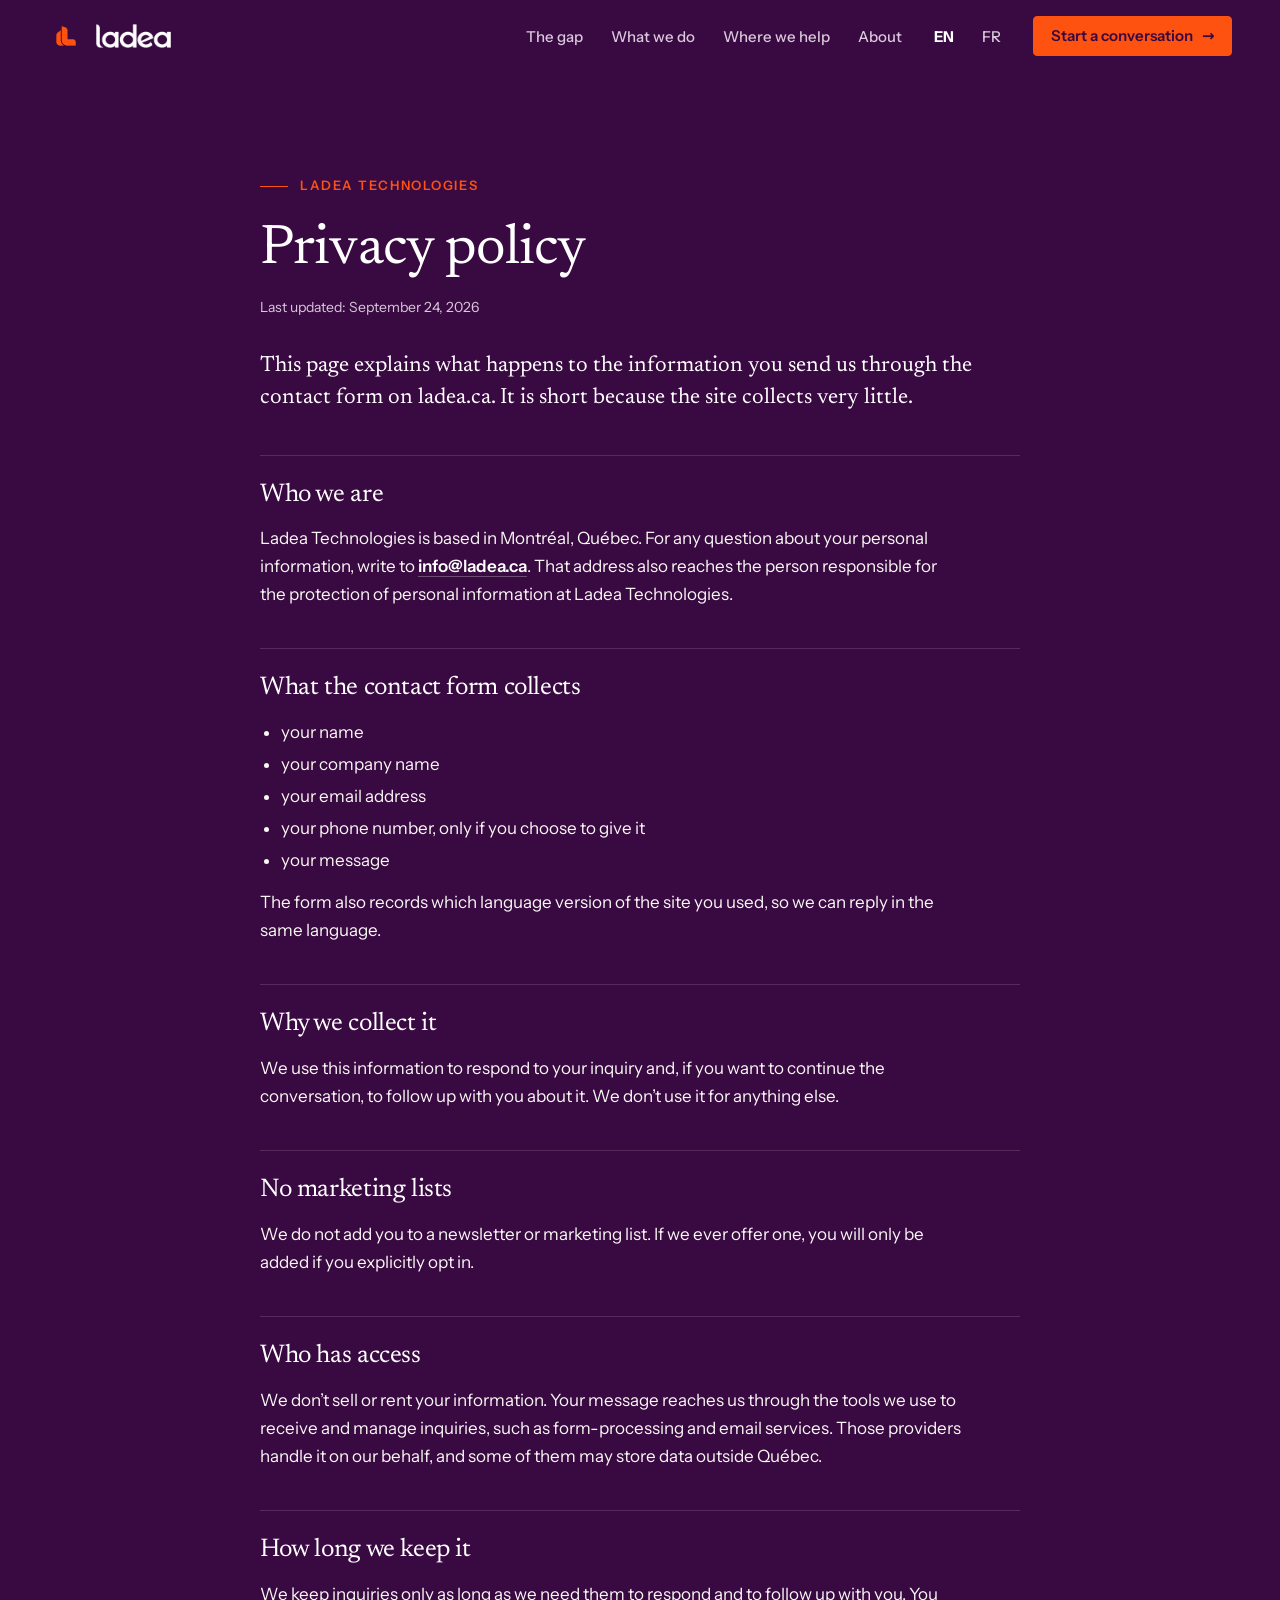
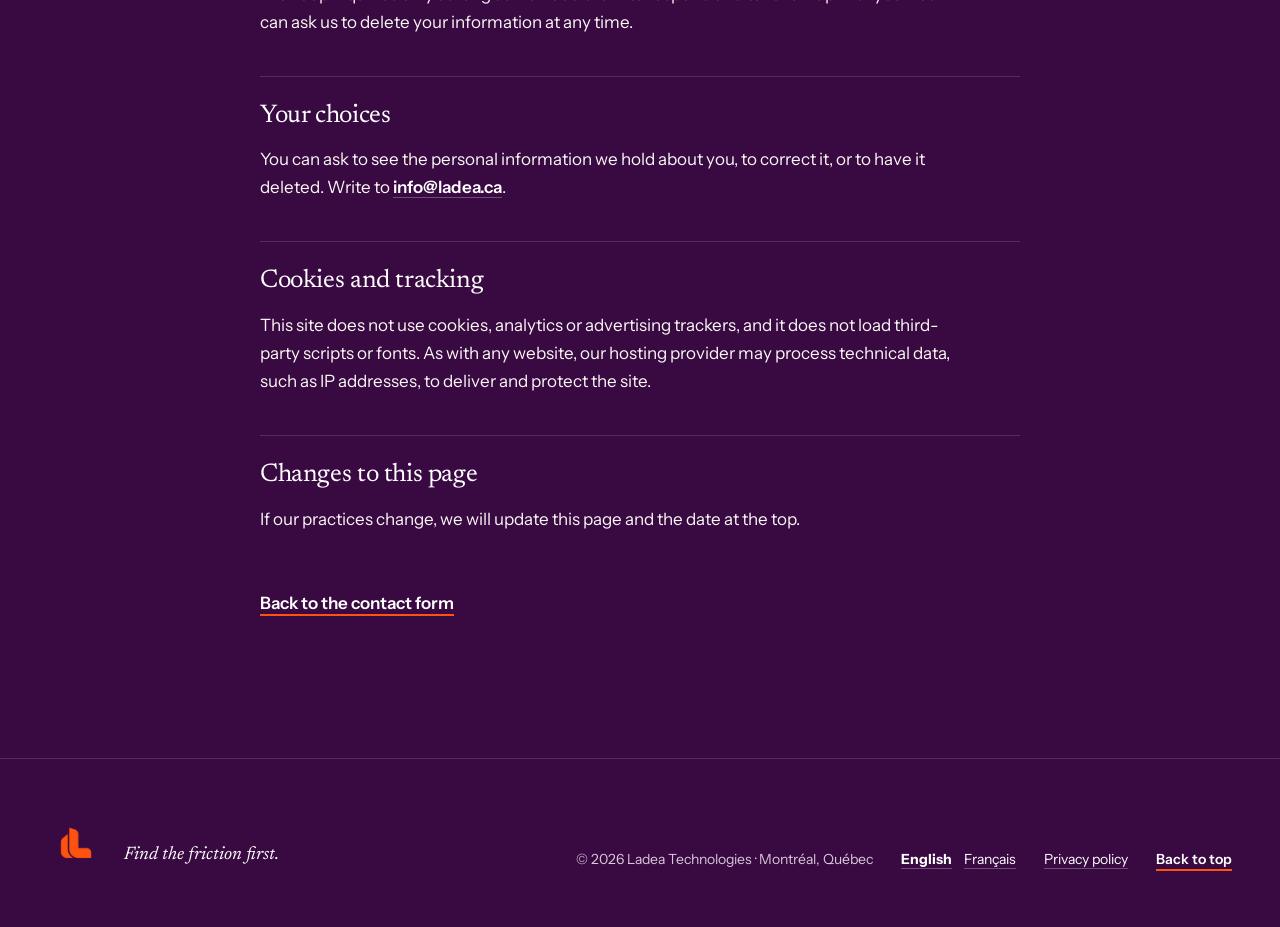
<file: public/privacy/index.html>
<!doctype html>
<html lang="en-CA">
<head>
  <meta charset="utf-8">
  <script>document.documentElement.classList.add('js')</script>
  <meta name="viewport" content="width=device-width, initial-scale=1">
  <title>Privacy Policy | Ladea</title>
  <meta name="description" content="How Ladea Technologies handles the information you send through the contact form on ladea.ca.">
  <meta name="robots" content="index, follow, max-snippet:-1, max-image-preview:large">
  <link rel="canonical" href="https://ladea.ca/privacy/">
  <!-- hreflang links are generated automatically once a second locale (e.g. locales/fr.json) exists -->
  <link rel="alternate" hreflang="en" href="https://ladea.ca/privacy/">
  <link rel="alternate" hreflang="fr" href="https://ladea.ca/fr/confidentialite/">
  <link rel="alternate" hreflang="x-default" href="https://ladea.ca/privacy/">
  
  <meta name="theme-color" content="#390941">
  <meta name="color-scheme" content="dark">

  <!-- Open Graph / social previews -->
  <meta property="og:type" content="website">
  <meta property="og:site_name" content="Ladea">
  <meta property="og:locale" content="en_CA">
  <meta property="og:locale:alternate" content="fr_CA">
    <meta property="og:url" content="https://ladea.ca/privacy/">
  <meta property="og:title" content="Privacy Policy | Ladea">
  <meta property="og:description" content="How Ladea Technologies handles the information you send through the contact form on ladea.ca.">
  <meta property="og:image" content="https://ladea.ca/assets/og-image.png">
  <meta property="og:image:type" content="image/png">
  <meta property="og:image:width" content="1200">
  <meta property="og:image:height" content="630">
  <meta property="og:image:alt" content="Ladea logo with the line: Find the friction first. Then decide whether AI belongs there.">
  <meta name="twitter:card" content="summary_large_image">
  <meta name="twitter:title" content="Privacy Policy | Ladea">
  <meta name="twitter:description" content="How Ladea Technologies handles the information you send through the contact form on ladea.ca.">
  <meta name="twitter:image" content="https://ladea.ca/assets/og-image.png">
  <meta name="twitter:image:alt" content="Ladea logo with the line: Find the friction first. Then decide whether AI belongs there.">

  <!-- Icons: the L icon tile (generated by brand/make-assets.py) -->
  <link rel="icon" href="../favicon.ico" sizes="16x16 32x32 48x48">
  <link rel="icon" href="../favicon-192.png" type="image/png" sizes="192x192">
  <link rel="apple-touch-icon" href="../apple-touch-icon.png">

  <!-- Self-hosted fonts: no third-party requests -->
  <link rel="preload" href="../fonts/newsreader-latin-wght-normal.woff2" as="font" type="font/woff2" crossorigin>
  <link rel="preload" href="../fonts/instrument-sans-latin-wght-normal.woff2" as="font" type="font/woff2" crossorigin>
  <link rel="stylesheet" href="../styles.css?v=9e4b1fa4df">
  <script defer src="../script.js?v=39f4eb9afa"></script>

  <script type="application/ld+json">{"@context":"https://schema.org","@graph":[{"@type":"WebPage","@id":"https://ladea.ca/privacy/#webpage","url":"https://ladea.ca/privacy/","name":"Privacy Policy | Ladea","description":"How Ladea Technologies handles the information you send through the contact form on ladea.ca.","inLanguage":"en","isPartOf":{"@id":"https://ladea.ca/#website"},"about":{"@id":"https://ladea.ca/#organization"},"publisher":{"@id":"https://ladea.ca/#organization"}}]}</script>

</head>
<body>
  <a class="skip-link" href="#main">Skip to content</a>

  <!-- ============================ HEADER ============================ -->
  <header class="site-header" data-header>
    <div class="container header-inner">
      <a class="brand" href="../#top" aria-label="Ladea, back to top">
        <img class="brand-mark" src="../assets/ladea-icon-256.png" alt="" width="36" height="36">
        <img class="brand-word" src="../assets/ladea-wordmark-white.png" alt="Ladea" width="75" height="24">
      </a>

            
      <ul class="lang-switch lang-switch-bar" aria-label="Language">
        <li><a href="../privacy/" hreflang="en" lang="en" aria-current="true">EN</a></li><li><a href="../fr/confidentialite/" hreflang="fr" lang="fr" >FR</a></li>
      </ul>
      

      <button class="nav-toggle" type="button" aria-expanded="false" aria-controls="site-nav"
              data-nav-toggle data-label-open="Open menu" data-label-close="Close menu">
        <span class="visually-hidden" data-nav-toggle-label>Open menu</span>
        <span class="nav-toggle-bars" aria-hidden="true"></span>
      </button>

      <nav id="site-nav" class="site-nav" aria-label="Primary" data-nav>
        <ul>
          <li><a href="../#problem">The gap</a></li>
          <li><a href="../#approach">What we do</a></li>
          <li><a href="../#examples">Where we help</a></li>
          <li><a href="../#about">About</a></li>
        </ul>
        
        <ul class="lang-switch lang-switch-nav" aria-label="Language">
          <li><a href="../privacy/" hreflang="en" lang="en" aria-current="true">EN</a></li><li><a href="../fr/confidentialite/" hreflang="fr" lang="fr" >FR</a></li>
        </ul>
        
        <a class="button button-small" href="../#contact">Start a conversation</a>
      </nav>
    </div>
  </header>


  <main id="main">
    <article class="legal" id="top" aria-labelledby="legal-title">
      <div class="container legal-inner">
        <p class="eyebrow">Ladea Technologies</p>
        <h1 id="legal-title" class="legal-title">Privacy policy</h1>
        <p class="legal-updated">Last updated: September 24, 2026</p>
        <p class="legal-intro">This page explains what happens to the information you send us through the contact form on ladea.ca. It is short because the site collects very little.</p>
        
        <section class="legal-section">
          <h2>Who we are</h2>
          <p>Ladea Technologies is based in Montréal, Québec. For any question about your personal information, write to <a href="mailto:info@ladea.ca">info@ladea.ca</a>. That address also reaches the person responsible for the protection of personal information at Ladea Technologies.</p>
        </section>
        
        <section class="legal-section">
          <h2>What the contact form collects</h2>
          <ul><li>your name</li><li>your company name</li><li>your email address</li><li>your phone number, only if you choose to give it</li><li>your message</li></ul><p>The form also records which language version of the site you used, so we can reply in the same language.</p>
        </section>
        
        <section class="legal-section">
          <h2>Why we collect it</h2>
          <p>We use this information to respond to your inquiry and, if you want to continue the conversation, to follow up with you about it. We don’t use it for anything else.</p>
        </section>
        
        <section class="legal-section">
          <h2>No marketing lists</h2>
          <p>We do not add you to a newsletter or marketing list. If we ever offer one, you will only be added if you explicitly opt in.</p>
        </section>
        
        <section class="legal-section">
          <h2>Who has access</h2>
          <p>We don’t sell or rent your information. Your message reaches us through the tools we use to receive and manage inquiries, such as form-processing and email services. Those providers handle it on our behalf, and some of them may store data outside Québec.</p>
        </section>
        
        <section class="legal-section">
          <h2>How long we keep it</h2>
          <p>We keep inquiries only as long as we need them to respond and to follow up with you. You can ask us to delete your information at any time.</p>
        </section>
        
        <section class="legal-section">
          <h2>Your choices</h2>
          <p>You can ask to see the personal information we hold about you, to correct it, or to have it deleted. Write to <a href="mailto:info@ladea.ca">info@ladea.ca</a>.</p>
        </section>
        
        <section class="legal-section">
          <h2>Cookies and tracking</h2>
          <p>This site does not use cookies, analytics or advertising trackers, and it does not load third-party scripts or fonts. As with any website, our hosting provider may process technical data, such as IP addresses, to deliver and protect the site.</p>
        </section>
        
        <section class="legal-section">
          <h2>Changes to this page</h2>
          <p>If our practices change, we will update this page and the date at the top.</p>
        </section>
        
        <p class="legal-back"><a class="text-link" href="../#contact">Back to the contact form</a></p>
      </div>
    </article>
  </main>

  <!-- ============================ FOOTER ============================ -->
  <footer class="site-footer">
    <div class="container footer-inner">
      <div class="footer-brand">
        <img src="../assets/ladea-icon-256.png" alt="Ladea" width="56" height="56">
        <p>Find the friction first.</p>
      </div>
      <div class="footer-meta">
        <p>&copy; <span data-year>2026</span> Ladea Technologies · Montréal, Québec</p>
        
        <ul class="lang-switch" aria-label="Language">
          <li><a href="../privacy/" hreflang="en" lang="en" aria-current="true">English</a></li><li><a href="../fr/confidentialite/" hreflang="fr" lang="fr" >Français</a></li>
        </ul>
        
        <a href="../privacy/">Privacy policy</a>
        <a class="text-link" href="#top">Back to top</a>
      </div>
    </div>
  </footer>

</body>
</html>
</file>
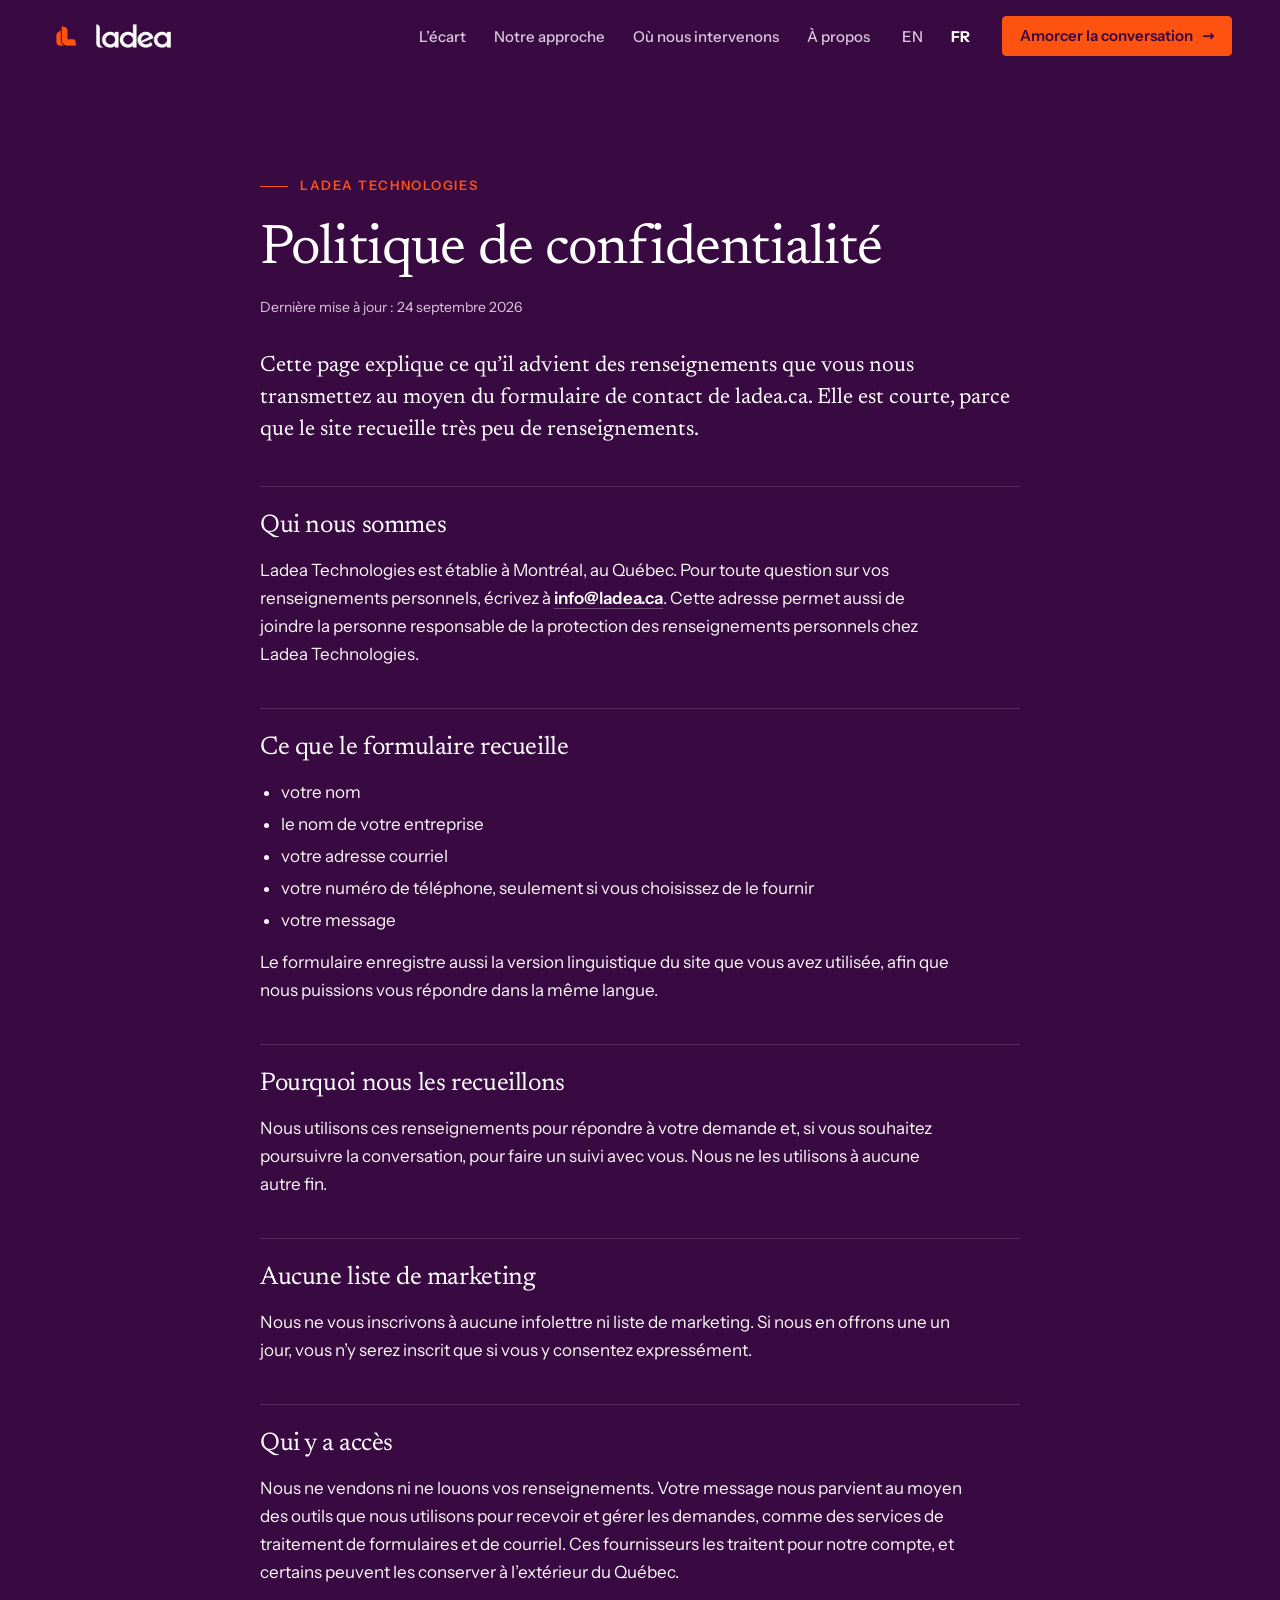
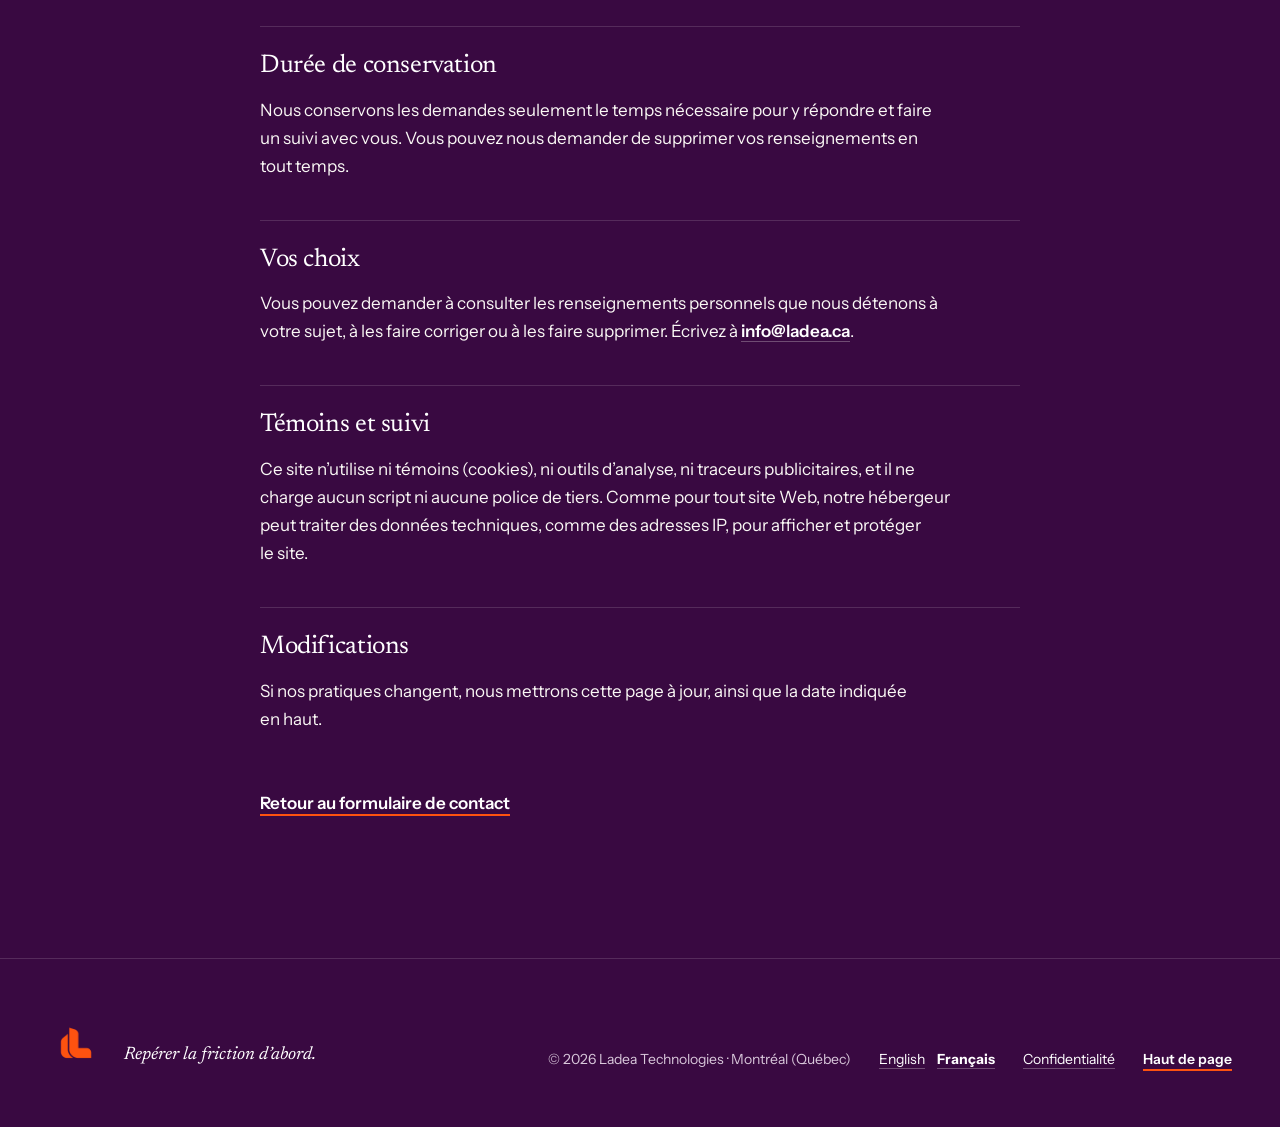
<file: public/fr/confidentialite/index.html>
<!doctype html>
<html lang="fr-CA">
<head>
  <meta charset="utf-8">
  <script>document.documentElement.classList.add('js')</script>
  <meta name="viewport" content="width=device-width, initial-scale=1">
  <title>Politique de confidentialité | Ladea</title>
  <meta name="description" content="Comment Ladea Technologies traite les renseignements que vous transmettez au moyen du formulaire de contact de ladea.ca.">
  <meta name="robots" content="index, follow, max-snippet:-1, max-image-preview:large">
  <link rel="canonical" href="https://ladea.ca/fr/confidentialite/">
  <!-- hreflang links are generated automatically once a second locale (e.g. locales/fr.json) exists -->
  <link rel="alternate" hreflang="en" href="https://ladea.ca/privacy/">
  <link rel="alternate" hreflang="fr" href="https://ladea.ca/fr/confidentialite/">
  <link rel="alternate" hreflang="x-default" href="https://ladea.ca/privacy/">
  
  <meta name="theme-color" content="#390941">
  <meta name="color-scheme" content="dark">

  <!-- Open Graph / social previews -->
  <meta property="og:type" content="website">
  <meta property="og:site_name" content="Ladea">
  <meta property="og:locale" content="fr_CA">
  <meta property="og:locale:alternate" content="en_CA">
    <meta property="og:url" content="https://ladea.ca/fr/confidentialite/">
  <meta property="og:title" content="Politique de confidentialité | Ladea">
  <meta property="og:description" content="Comment Ladea Technologies traite les renseignements que vous transmettez au moyen du formulaire de contact de ladea.ca.">
  <meta property="og:image" content="https://ladea.ca/assets/og-image-fr.png">
  <meta property="og:image:type" content="image/png">
  <meta property="og:image:width" content="1200">
  <meta property="og:image:height" content="630">
  <meta property="og:image:alt" content="Logo de Ladea avec la phrase : Repérer la friction d’abord. Ensuite, décider si l’IA a sa place.">
  <meta name="twitter:card" content="summary_large_image">
  <meta name="twitter:title" content="Politique de confidentialité | Ladea">
  <meta name="twitter:description" content="Comment Ladea Technologies traite les renseignements que vous transmettez au moyen du formulaire de contact de ladea.ca.">
  <meta name="twitter:image" content="https://ladea.ca/assets/og-image-fr.png">
  <meta name="twitter:image:alt" content="Logo de Ladea avec la phrase : Repérer la friction d’abord. Ensuite, décider si l’IA a sa place.">

  <!-- Icons: the L icon tile (generated by brand/make-assets.py) -->
  <link rel="icon" href="../../favicon.ico" sizes="16x16 32x32 48x48">
  <link rel="icon" href="../../favicon-192.png" type="image/png" sizes="192x192">
  <link rel="apple-touch-icon" href="../../apple-touch-icon.png">

  <!-- Self-hosted fonts: no third-party requests -->
  <link rel="preload" href="../../fonts/newsreader-latin-wght-normal.woff2" as="font" type="font/woff2" crossorigin>
  <link rel="preload" href="../../fonts/instrument-sans-latin-wght-normal.woff2" as="font" type="font/woff2" crossorigin>
  <link rel="stylesheet" href="../../styles.css?v=9e4b1fa4df">
  <script defer src="../../script.js?v=39f4eb9afa"></script>

  <script type="application/ld+json">{"@context":"https://schema.org","@graph":[{"@type":"WebPage","@id":"https://ladea.ca/fr/confidentialite/#webpage","url":"https://ladea.ca/fr/confidentialite/","name":"Politique de confidentialité | Ladea","description":"Comment Ladea Technologies traite les renseignements que vous transmettez au moyen du formulaire de contact de ladea.ca.","inLanguage":"fr","isPartOf":{"@id":"https://ladea.ca/#website"},"about":{"@id":"https://ladea.ca/#organization"},"publisher":{"@id":"https://ladea.ca/#organization"}}]}</script>

</head>
<body>
  <a class="skip-link" href="#main">Aller au contenu</a>

  <!-- ============================ HEADER ============================ -->
  <header class="site-header" data-header>
    <div class="container header-inner">
      <a class="brand" href="../../fr/#top" aria-label="Ladea, retour en haut">
        <img class="brand-mark" src="../../assets/ladea-icon-256.png" alt="" width="36" height="36">
        <img class="brand-word" src="../../assets/ladea-wordmark-white.png" alt="Ladea" width="75" height="24">
      </a>

            
      <ul class="lang-switch lang-switch-bar" aria-label="Langue">
        <li><a href="../../privacy/" hreflang="en" lang="en" >EN</a></li><li><a href="../../fr/confidentialite/" hreflang="fr" lang="fr" aria-current="true">FR</a></li>
      </ul>
      

      <button class="nav-toggle" type="button" aria-expanded="false" aria-controls="site-nav"
              data-nav-toggle data-label-open="Ouvrir le menu" data-label-close="Fermer le menu">
        <span class="visually-hidden" data-nav-toggle-label>Ouvrir le menu</span>
        <span class="nav-toggle-bars" aria-hidden="true"></span>
      </button>

      <nav id="site-nav" class="site-nav" aria-label="Navigation principale" data-nav>
        <ul>
          <li><a href="../../fr/#problem">L’écart</a></li>
          <li><a href="../../fr/#approach">Notre approche</a></li>
          <li><a href="../../fr/#examples">Où nous intervenons</a></li>
          <li><a href="../../fr/#about">À propos</a></li>
        </ul>
        
        <ul class="lang-switch lang-switch-nav" aria-label="Langue">
          <li><a href="../../privacy/" hreflang="en" lang="en" >EN</a></li><li><a href="../../fr/confidentialite/" hreflang="fr" lang="fr" aria-current="true">FR</a></li>
        </ul>
        
        <a class="button button-small" href="../../fr/#contact">Amorcer la conversation</a>
      </nav>
    </div>
  </header>


  <main id="main">
    <article class="legal" id="top" aria-labelledby="legal-title">
      <div class="container legal-inner">
        <p class="eyebrow">Ladea Technologies</p>
        <h1 id="legal-title" class="legal-title">Politique de confidentialité</h1>
        <p class="legal-updated">Dernière mise à jour : 24 septembre 2026</p>
        <p class="legal-intro">Cette page explique ce qu’il advient des renseignements que vous nous transmettez au moyen du formulaire de contact de ladea.ca. Elle est courte, parce que le site recueille très peu de renseignements.</p>
        
        <section class="legal-section">
          <h2>Qui nous sommes</h2>
          <p>Ladea Technologies est établie à Montréal, au Québec. Pour toute question sur vos renseignements personnels, écrivez à <a href="mailto:info@ladea.ca">info@ladea.ca</a>. Cette adresse permet aussi de joindre la personne responsable de la protection des renseignements personnels chez Ladea Technologies.</p>
        </section>
        
        <section class="legal-section">
          <h2>Ce que le formulaire recueille</h2>
          <ul><li>votre nom</li><li>le nom de votre entreprise</li><li>votre adresse courriel</li><li>votre numéro de téléphone, seulement si vous choisissez de le fournir</li><li>votre message</li></ul><p>Le formulaire enregistre aussi la version linguistique du site que vous avez utilisée, afin que nous puissions vous répondre dans la même langue.</p>
        </section>
        
        <section class="legal-section">
          <h2>Pourquoi nous les recueillons</h2>
          <p>Nous utilisons ces renseignements pour répondre à votre demande et, si vous souhaitez poursuivre la conversation, pour faire un suivi avec vous. Nous ne les utilisons à aucune autre fin.</p>
        </section>
        
        <section class="legal-section">
          <h2>Aucune liste de marketing</h2>
          <p>Nous ne vous inscrivons à aucune infolettre ni liste de marketing. Si nous en offrons une un jour, vous n’y serez inscrit que si vous y consentez expressément.</p>
        </section>
        
        <section class="legal-section">
          <h2>Qui y a accès</h2>
          <p>Nous ne vendons ni ne louons vos renseignements. Votre message nous parvient au moyen des outils que nous utilisons pour recevoir et gérer les demandes, comme des services de traitement de formulaires et de courriel. Ces fournisseurs les traitent pour notre compte, et certains peuvent les conserver à l’extérieur du Québec.</p>
        </section>
        
        <section class="legal-section">
          <h2>Durée de conservation</h2>
          <p>Nous conservons les demandes seulement le temps nécessaire pour y répondre et faire un suivi avec vous. Vous pouvez nous demander de supprimer vos renseignements en tout temps.</p>
        </section>
        
        <section class="legal-section">
          <h2>Vos choix</h2>
          <p>Vous pouvez demander à consulter les renseignements personnels que nous détenons à votre sujet, à les faire corriger ou à les faire supprimer. Écrivez à <a href="mailto:info@ladea.ca">info@ladea.ca</a>.</p>
        </section>
        
        <section class="legal-section">
          <h2>Témoins et suivi</h2>
          <p>Ce site n’utilise ni témoins (cookies), ni outils d’analyse, ni traceurs publicitaires, et il ne charge aucun script ni aucune police de tiers. Comme pour tout site Web, notre hébergeur peut traiter des données techniques, comme des adresses IP, pour afficher et protéger le site.</p>
        </section>
        
        <section class="legal-section">
          <h2>Modifications</h2>
          <p>Si nos pratiques changent, nous mettrons cette page à jour, ainsi que la date indiquée en haut.</p>
        </section>
        
        <p class="legal-back"><a class="text-link" href="../../fr/#contact">Retour au formulaire de contact</a></p>
      </div>
    </article>
  </main>

  <!-- ============================ FOOTER ============================ -->
  <footer class="site-footer">
    <div class="container footer-inner">
      <div class="footer-brand">
        <img src="../../assets/ladea-icon-256.png" alt="Ladea" width="56" height="56">
        <p>Repérer la friction d’abord.</p>
      </div>
      <div class="footer-meta">
        <p>&copy; <span data-year>2026</span> Ladea Technologies · Montréal (Québec)</p>
        
        <ul class="lang-switch" aria-label="Langue">
          <li><a href="../../privacy/" hreflang="en" lang="en" >English</a></li><li><a href="../../fr/confidentialite/" hreflang="fr" lang="fr" aria-current="true">Français</a></li>
        </ul>
        
        <a href="../../fr/confidentialite/">Confidentialité</a>
        <a class="text-link" href="#top">Haut de page</a>
      </div>
    </div>
  </footer>

</body>
</html>
</file>
<file: public/styles.css>
/* ==========================================================================
   Ladea — styles.css
   --------------------------------------------------------------------------
   1. Fonts            5. Header & nav       9. Principles (dark band)
   2. Tokens           6. Hero              10. Timeline
   3. Base             7. Sections          11. Contact form
   4. Utilities        8. Lists & steps     12. Footer / motion / print
   Colours come from the logos: aubergine #390941, vermilion #FD5210.
   The page is aubergine with white text. The contact form sits on a light
   card that switches the tokens back (see .form-wrap).
   ========================================================================== */

/* 1. Fonts — self-hosted, SIL Open Font License (see fonts/OFL-*.txt) ----- */
@font-face {
  font-family: "Newsreader";
  src: url("fonts/newsreader-latin-wght-normal.woff2") format("woff2");
  font-weight: 200 800;
  font-style: normal;
  font-display: swap;
}
@font-face {
  font-family: "Newsreader";
  src: url("fonts/newsreader-latin-wght-italic.woff2") format("woff2");
  font-weight: 200 800;
  font-style: italic;
  font-display: swap;
}
@font-face {
  font-family: "Instrument Sans";
  src: url("fonts/instrument-sans-latin-wght-normal.woff2") format("woff2");
  font-weight: 400 700;
  font-style: normal;
  font-display: swap;
}

/* 2. Tokens --------------------------------------------------------------- */
:root {
  /* Brand colours, from the logos */
  --aubergine: #390941;    /* L icon background */
  --aubergine-deep: #2A0630;
  --aubergine-band: #23042A; /* "How we think" band, a step darker than the page */
  --vermilion: #FD5210;    /* L icon letterform */
  --white: #FFFFFF;
  --warm-white: #FAF8F5;

  /* Page: aubergine background, white text */
  --paper: var(--aubergine);
  --paper-alt: #2F0736;    /* alternating sections */
  --ink: var(--warm-white);  /* body text           15.4:1 on the page */
  --heading: var(--white);   /* headings, labels    16.1:1 */
  --muted: #D9C8DB;        /* secondary text      10.3:1 on the page, 11.2:1 on paper-alt */
  --vermilion-text: var(--vermilion); /* labels, numbers: 5.0:1 on the page, 5.5:1 on paper-alt */
  --on-dark: var(--warm-white);
  --on-dark-muted: #D9C8DB;
  --line: rgba(250, 248, 245, 0.14);
  --line-strong: rgba(250, 248, 245, 0.28);
  --line-dark: rgba(250, 248, 245, 0.16);
  --button-hover-bg: var(--white);       /* vermilion button turns white on hover */
  --button-hover-fg: var(--aubergine);
  color-scheme: dark;
  --error: #A12A1F;

  --font-serif: "Newsreader", "Iowan Old Style", "Palatino Linotype", Georgia, serif;
  --font-sans: "Instrument Sans", system-ui, -apple-system, "Segoe UI", Roboto, sans-serif;

  --container: 1200px;
  --gutter: clamp(20px, 5vw, 48px);
  --section-y: clamp(80px, 11vw, 150px);
  --header-h: 72px;
  --radius: 4px;
  /* Serif sizes shared across components, so similar roles look identical */
  --fs-serif-sub: clamp(1.375rem, 1.2rem + 0.5vw, 1.625rem);    /* 22→26px: step, principle, legal and success titles */
  --fs-serif-lead: clamp(1.1875rem, 1.1rem + 0.4vw, 1.375rem);  /* 19→22px: serif lead lines and question list */
  --ease: cubic-bezier(0.2, 0.7, 0.2, 1);
}

/* 3. Base ----------------------------------------------------------------- */
*, *::before, *::after { box-sizing: border-box; }

html {
  -webkit-text-size-adjust: 100%;
  text-size-adjust: 100%;
  scroll-padding-top: calc(var(--header-h) + 16px);
}
@media (prefers-reduced-motion: no-preference) {
  html { scroll-behavior: smooth; }
}

body {
  margin: 0;
  background: var(--paper);
  color: var(--ink);
  font-family: var(--font-sans);
  font-size: clamp(1rem, 0.96rem + 0.2vw, 1.0625rem);
  line-height: 1.65;
  -webkit-font-smoothing: antialiased;
  text-rendering: optimizeLegibility;
}

h1, h2, h3, p, ul, ol, figure, blockquote { margin: 0; }
ul, ol { padding: 0; list-style: none; }
img { display: block; max-width: 100%; height: auto; }
/* Make the hidden attribute win over component display rules (e.g. .contact-form { display: grid }). */
[hidden] { display: none !important; }

h1, h2 {
  font-family: var(--font-serif);
  font-weight: 400;
  letter-spacing: -0.015em;
  color: var(--heading);
  text-wrap: balance;
}
h2 { font-size: clamp(2rem, 1.4rem + 2.4vw, 3.25rem); line-height: 1.08; }
h3 { font-size: 1.125rem; font-weight: 600; line-height: 1.35; color: var(--heading); }
p { text-wrap: pretty; }
em { font-style: italic; }

a { color: inherit; }
:focus-visible {
  outline: 2px solid var(--heading);
  outline-offset: 3px;
  border-radius: 2px;
}
::selection { background: rgba(253, 82, 16, 0.45); }

/* 4. Utilities ------------------------------------------------------------ */
.container {
  width: 100%;
  max-width: calc(var(--container) + 2 * var(--gutter));
  margin-inline: auto;
  padding-inline: var(--gutter);
}
.visually-hidden {
  position: absolute !important;
  width: 1px; height: 1px;
  overflow: hidden; clip: rect(0 0 0 0); clip-path: inset(50%);
  white-space: nowrap;
}
.skip-link {
  position: absolute; left: 16px; top: -100px; z-index: 100;
  background: var(--vermilion); color: var(--aubergine);
  padding: 10px 16px; border-radius: var(--radius); text-decoration: none;
}
.skip-link:focus { top: 16px; }

.button {
  display: inline-flex; align-items: center; gap: 0.6em;
  min-height: 48px; padding: 0.8em 1.5em;
  background: var(--vermilion); color: var(--aubergine);
  border: 1px solid var(--vermilion); border-radius: var(--radius);
  font: 600 1rem/1.2 var(--font-sans);
  text-decoration: none; cursor: pointer;
  transition: background-color 0.2s var(--ease), border-color 0.2s var(--ease), color 0.2s var(--ease);
}
.button::after {
  content: "→";
  transition: transform 0.2s var(--ease);
}
.button:hover { background: var(--button-hover-bg); border-color: var(--button-hover-bg); color: var(--button-hover-fg); }
.button:active { background: var(--button-hover-bg); border-color: var(--button-hover-bg); color: var(--button-hover-fg); opacity: 0.85; }
.button:hover::after { transform: translateX(3px); }
.button[disabled] { opacity: 0.6; cursor: progress; }
.button-small { min-height: 40px; padding: 0.55em 1.1em; font-size: 0.9375rem; }

.text-link {
  color: var(--heading); font-weight: 600;
  text-decoration: underline; text-decoration-color: var(--vermilion);
  text-decoration-thickness: 2px; text-underline-offset: 5px;
  transition: text-decoration-color 0.2s var(--ease);
}
.text-link:hover { text-decoration-color: var(--heading); }
.text-link:active { color: var(--heading); }

/* Inline links (privacy, email, footer, language switch): one shared style */
.form-privacy a, .contact-email a, .legal-section a, .footer-meta a:not(.text-link) {
  color: var(--heading);
  text-decoration: underline;
  text-decoration-thickness: 1px;
  text-underline-offset: 4px;
  text-decoration-color: var(--line-strong);
  transition: text-decoration-color 0.2s var(--ease);
}
.form-privacy a:hover, .contact-email a:hover, .legal-section a:hover, .footer-meta a:not(.text-link):hover {
  text-decoration-color: var(--vermilion);
}
.form-privacy a:active, .contact-email a:active, .legal-section a:active, .footer-meta a:active { color: var(--heading); }

/* 5. Header & nav --------------------------------------------------------- */
.site-header {
  position: sticky; top: 0; z-index: 50;
  background: var(--paper);
  border-bottom: 1px solid transparent;
  transition: border-color 0.25s var(--ease);
}
.site-header.is-scrolled { border-bottom-color: var(--line); }
.header-inner {
  display: flex; align-items: center; justify-content: space-between;
  height: var(--header-h); gap: 24px;
}
.brand { display: inline-flex; align-items: center; gap: 12px; text-decoration: none; }
.brand-mark { height: 36px; width: 36px; }
.brand-word { height: 24px; width: auto; }

.site-nav { display: flex; align-items: center; gap: 32px; }
.site-nav ul { display: flex; gap: 28px; }
.site-nav a:not(.button) {
  font-size: 0.9375rem; font-weight: 500; color: var(--muted);
  text-decoration: none; transition: color 0.2s var(--ease);
}
.site-nav a:not(.button):hover,
.site-nav a[aria-current] { color: var(--heading); }
.lang-switch { display: flex; gap: 12px; }
.lang-switch a, .footer-meta a, .site-nav ul a { display: inline-block; padding-block: 11px; margin-block: -11px; }
.hero-actions .text-link, .closing-inline .text-link { padding-block: 10px; margin-block: -10px; }
.form-privacy a { padding-block: 8px; } /* inline: enlarges the tap area without moving text */
.lang-switch a[aria-current] { font-weight: 700; }
.site-nav a { white-space: nowrap; } /* nav labels and the header button never break mid-phrase */
.lang-switch-bar { display: none; } /* shown in the header bar only when the nav collapses (≤1080px) */

.nav-toggle { display: none; }

@media (max-width: 1080px) { /* header nav collapses here: the French labels need ~1025px on one row */
  .nav-toggle {
    display: inline-flex; align-items: center; justify-content: center;
    width: 44px; height: 44px; margin-right: -10px;
    background: none; border: 0; cursor: pointer; color: var(--heading);
  }
  .nav-toggle-bars,
  .nav-toggle-bars::before,
  .nav-toggle-bars::after {
    display: block; width: 22px; height: 2px; background: currentColor;
    transition: transform 0.25s var(--ease), opacity 0.2s;
  }
  .nav-toggle-bars { position: relative; }
  .nav-toggle-bars::before, .nav-toggle-bars::after { content: ""; position: absolute; left: 0; }
  .nav-toggle-bars::before { top: -7px; }
  .nav-toggle-bars::after { top: 7px; }
  .nav-toggle[aria-expanded="true"] .nav-toggle-bars { background: transparent; }
  .nav-toggle[aria-expanded="true"] .nav-toggle-bars::before { transform: translateY(7px) rotate(45deg); }
  .nav-toggle[aria-expanded="true"] .nav-toggle-bars::after { transform: translateY(-7px) rotate(-45deg); }

  /* Without JS the nav stays visible (stacked) so every link is reachable. */
  .js .site-nav {
    position: fixed; inset: var(--header-h) 0 auto 0;
    flex-direction: column; align-items: stretch; gap: 24px;
    padding: 24px var(--gutter) 32px;
    background: var(--paper); border-bottom: 1px solid var(--line);
    box-shadow: 0 24px 40px -24px rgba(57, 9, 65, 0.25);
    visibility: hidden; opacity: 0; transform: translateY(-8px);
    transition: opacity 0.2s var(--ease), transform 0.2s var(--ease), visibility 0s 0.2s;
  }
  .js .site-nav.is-open {
    visibility: visible; opacity: 1; transform: none;
    transition: opacity 0.2s var(--ease), transform 0.2s var(--ease);
  }
  .site-nav ul { flex-direction: column; gap: 0; }
  .site-nav ul li a:not(.button) {
    display: block; padding: 14px 0; margin: 0; font-size: 1.0625rem; color: var(--heading);
    border-bottom: 1px solid var(--line);
  }
  /* Language switch: always visible in the header bar; the hamburger controls navigation only */
  .site-nav .lang-switch-nav { display: none; } /* beats .site-nav ul { display: flex } */
  .lang-switch-bar {
    display: flex; gap: 4px; margin-left: auto; margin-right: 6px;
    font-size: 0.9375rem;
  }
  .lang-switch-bar a {
    display: inline-block; min-width: 36px; padding: 11px 6px; margin: 0;
    text-align: center; text-decoration: none; color: var(--muted);
  }
  .lang-switch-bar a:hover { color: var(--heading); }
  .lang-switch-bar a[aria-current] { color: var(--heading); }
  .site-nav .button { justify-content: center; }
  html:not(.js) .header-inner { height: auto; flex-wrap: wrap; padding-block: 14px; }
  html:not(.js) .site-nav { width: 100%; flex-direction: column; align-items: stretch; gap: 16px; }
}

/* 6. Hero ----------------------------------------------------------------- */
.hero { padding-block: clamp(56px, 9vw, 120px) clamp(64px, 8vw, 110px); }
.hero-grid {
  display: grid;
  grid-template-columns: minmax(0, 1fr) auto;
  align-items: center;
  gap: clamp(40px, 8vw, 120px);
}
.eyebrow,
.section-label {
  font-size: 0.8125rem; font-weight: 600;
  letter-spacing: 0.12em; text-transform: uppercase;
  color: var(--vermilion-text);
}
.eyebrow { display: flex; align-items: center; gap: 12px; }
.eyebrow::before {
  content: ""; width: 28px; height: 1px; background: var(--vermilion);
}
.hero-title {
  margin-top: 28px;
  max-width: 17ch;
  font-size: clamp(2.5rem, 1.5rem + 4.4vw, 4.75rem);
  line-height: 1.03;
  letter-spacing: -0.025em;
}
.hero-lead {
  margin-top: 32px;
  max-width: 58ch;
  font-size: clamp(1.0625rem, 1rem + 0.35vw, 1.25rem);
  line-height: 1.6;
  color: var(--muted);
}
.hero-actions {
  display: flex; flex-wrap: wrap; align-items: center;
  gap: 16px 32px; margin-top: 44px;
}
.hero-mark img {
  height: clamp(160px, 19vw, 250px); width: auto; /* square icon, same column width as the previous tall mark */
}
.belief {
  display: flex; align-items: baseline; gap: 20px;
  margin-top: clamp(64px, 9vw, 120px);
  padding-top: 28px;
  border-top: 1px solid var(--line);
  font-family: var(--font-serif); font-style: italic;
  font-size: clamp(1.25rem, 1rem + 1vw, 1.75rem);
  line-height: 1.35; color: var(--heading);
}
.belief-rule { flex: none; width: 10px; height: 10px; border-radius: 50%; border: 1.5px solid var(--vermilion); transform: translateY(-2px); }

@media (max-width: 760px) {
  .hero-grid { grid-template-columns: 1fr; }
  .hero-mark { display: none; }
}

/* 7. Sections ------------------------------------------------------------- */
.section { padding-block: var(--section-y); border-top: 1px solid var(--line); }
.section-alt { background: var(--paper-alt); }
.section-head h2 { margin-top: 20px; }
.section-head-wide { max-width: 820px; margin-bottom: clamp(48px, 6vw, 80px); }
.section-intro { margin-top: 24px; max-width: 52ch; color: var(--muted); font-size: 1.0625rem; }

.split {
  display: grid;
  grid-template-columns: minmax(0, 5fr) minmax(0, 7fr);
  gap: clamp(40px, 7vw, 112px);
  align-items: start;
}
.sticky-head { position: sticky; top: calc(var(--header-h) + 40px); }
@media (max-width: 900px) {
  .split { grid-template-columns: 1fr; }
  .sticky-head { position: static; }
}

.lead { font-size: 1.0625rem; color: var(--ink); }
.closing {
  margin-top: 40px; max-width: 48ch;
  font-family: var(--font-serif); font-size: var(--fs-serif-lead);
  line-height: 1.4; color: var(--heading);
}
.closing-inline { max-width: none; margin-top: 56px; }
.closing-inline .text-link { font-family: var(--font-sans); font-size: 1rem; white-space: nowrap; margin-left: 6px; }

/* 8. Lists & steps -------------------------------------------------------- */
.question-list { margin-top: 28px; border-bottom: 1px solid var(--line); }
.question-list li {
  display: grid; grid-template-columns: 28px 1fr; align-items: baseline;
  padding: 18px 0; border-top: 1px solid var(--line);
  font-family: var(--font-serif);
  font-size: var(--fs-serif-lead);
  line-height: 1.35; color: var(--heading);
}
.question-list li::before { content: "—"; content: "—" / ""; color: var(--vermilion); font-family: var(--font-sans); }

.step-list { border-bottom: 1px solid var(--line-strong); }
.step {
  display: grid; grid-template-columns: 72px 1fr; gap: 8px 24px;
  padding: 32px 0; border-top: 1px solid var(--line-strong);
}
.step-num,
.timeline-num {
  font-family: var(--font-serif); font-size: 2rem; line-height: 1;
  color: var(--vermilion-text); font-variant-numeric: lining-nums tabular-nums;
}
.step h3 { font-family: var(--font-serif); font-weight: 400; font-size: var(--fs-serif-sub); line-height: 1.2; }
.step p { margin-top: 10px; color: var(--muted); max-width: 54ch; }
@media (max-width: 520px) {
  .step { grid-template-columns: 1fr; }
}

.friction-list {
  display: grid; grid-template-columns: repeat(2, minmax(0, 1fr));
  column-gap: clamp(32px, 6vw, 96px);
  border-bottom: 1px solid var(--line);
}
.friction-list li {
  display: grid; grid-template-columns: 24px 1fr; align-items: baseline;
  padding: 20px 0; border-top: 1px solid var(--line);
  font-size: 1.0625rem; color: var(--ink);
}
.friction-list li::before {
  content: ""; width: 7px; height: 7px; background: var(--vermilion);
  transform: translateY(-2px);
}
@media (max-width: 700px) {
  .friction-list { grid-template-columns: 1fr; }
  .closing-inline .text-link { display: inline-block; margin: 12px 0 0; }
}

/* 9. Principles (dark band) ----------------------------------------------- */
.section-dark { background: var(--aubergine-band); color: var(--on-dark); border-top: 0; }
.section-dark h2, .section-dark h3 { color: var(--on-dark); }
.section-dark .section-label { color: var(--vermilion); }
.section-dark :focus-visible { outline-color: var(--vermilion); }

.principle-grid {
  display: grid; grid-template-columns: repeat(6, minmax(0, 1fr));
  gap: 0 clamp(24px, 4vw, 56px);
}
.principle {
  grid-column: span 2;
  padding: 28px 0 36px; border-top: 1px solid var(--line-dark);
}
.principle h3 {
  font-family: var(--font-serif); font-weight: 400;
  font-size: var(--fs-serif-sub); line-height: 1.2;
}
.principle p { margin-top: 12px; color: var(--on-dark-muted); }
@media (max-width: 960px) {
  .principle-grid { grid-template-columns: repeat(2, minmax(0, 1fr)); }
  .principle { grid-column: auto; }
}
@media (max-width: 620px) {
  .principle-grid { grid-template-columns: 1fr; }
}

.philosophy {
  margin-top: clamp(56px, 8vw, 104px);
  padding-left: clamp(20px, 3vw, 40px);
  border-left: 2px solid var(--vermilion);
  max-width: 900px;
}
.philosophy blockquote p {
  font-family: var(--font-serif); font-style: italic;
  font-size: clamp(1.625rem, 1.2rem + 1.8vw, 2.625rem);
  line-height: 1.2; letter-spacing: -0.01em;
}
.philosophy figcaption { margin-top: 20px; color: var(--on-dark-muted); max-width: 56ch; }

/* 10. About (plain, quotable facts) ------------------------------------ */
.about-lead {
  font-family: var(--font-serif);
  font-size: var(--fs-serif-lead);
  line-height: 1.4; color: var(--heading);
  max-width: 44ch;
}
.fact-list {
  display: grid; grid-template-columns: repeat(2, minmax(0, 1fr));
  gap: 0 clamp(24px, 4vw, 48px);
  margin-top: 40px;
}
.fact { padding: 22px 0 26px; border-top: 1px solid var(--line-strong); }
.fact dt {
  font-size: 0.8125rem; font-weight: 600;
  letter-spacing: 0.12em; text-transform: uppercase;
  color: var(--vermilion-text);
}
.fact dd { margin: 10px 0 0; color: var(--muted); }
@media (max-width: 620px) {
  .fact-list { grid-template-columns: 1fr; }
}

/* 11. Contact form -------------------------------------------------------- */
.section-contact { background: var(--paper-alt); }
.form-wrap {
  /* Light card on the dark page: the form keeps dark text on white */
  --paper: var(--warm-white);
  --ink: var(--aubergine);
  --heading: var(--aubergine);
  --muted: #5F4A63;        /* 7.9:1 on white */
  --line: rgba(57, 9, 65, 0.14);
  --line-strong: rgba(57, 9, 65, 0.28);
  --button-hover-bg: var(--aubergine);
  --button-hover-fg: var(--warm-white);
  color-scheme: light;
  color: var(--ink);
  background: var(--white);
  border: 1px solid var(--line);
  border-radius: var(--radius);
  padding: clamp(24px, 4vw, 48px);
}
.contact-form { display: grid; gap: 22px; }
.field-row { display: grid; grid-template-columns: 1fr 1fr; gap: 22px; }
@media (max-width: 560px) { .field-row { grid-template-columns: 1fr; } }
.field { display: grid; gap: 8px; align-content: start; }
.field label { font-size: 0.9375rem; font-weight: 600; color: var(--heading); }
.optional { font-weight: 400; color: var(--muted); }
.field-hint { font-size: 0.875rem; color: var(--muted); margin-top: -4px; }

.field input,
.field textarea {
  width: 100%;
  padding: 13px 14px;
  font: 400 1rem/1.5 var(--font-sans);   /* 16px prevents iOS zoom on focus */
  color: var(--ink);
  background: var(--paper);
  border: 1px solid var(--line-strong);
  border-radius: var(--radius);
  transition: border-color 0.15s, box-shadow 0.15s, background-color 0.15s;
}
.field textarea { resize: vertical; min-height: 150px; }
.field input:hover, .field textarea:hover { border-color: var(--heading); }
.field input:focus, .field textarea:focus {
  outline: none; background: var(--white);
  border-color: var(--heading);
  box-shadow: 0 0 0 3px rgba(253, 82, 16, 0.35);
}
.field [aria-invalid="true"] { border-color: var(--error); background: #FDF7F6; }
.field-error { font-size: 0.875rem; color: var(--error); min-height: 0; }
.field-error:empty { display: none; }

.form-summary {
  padding: 12px 16px; border-left: 3px solid var(--error);
  background: #FDF7F6; color: var(--error); font-size: 0.9375rem;
}
.form-actions { display: grid; gap: 16px; justify-items: start; margin-top: 6px; }
.form-privacy { font-size: 0.875rem; color: var(--muted); max-width: 52ch; }

.contact-email {
  margin-top: 28px; padding-top: 20px; border-top: 1px solid var(--line);
  font-size: 0.9375rem; color: var(--muted);
}
.contact-email a { font-weight: 600; }

/* honeypot: off-screen, not display:none (some bots skip hidden fields) */
.hp { position: absolute; left: -10000px; width: 1px; height: 1px; overflow: hidden; }

.form-success { display: grid; gap: 12px; justify-items: start; padding-block: 24px; }
.form-success[hidden] { display: none; }
.form-success img { height: 44px; width: 44px; margin-bottom: 8px; }
.form-success h3 { font-family: var(--font-serif); font-weight: 400; font-size: var(--fs-serif-sub); line-height: 1.2; }
.form-success p { color: var(--muted); }
.form-success:focus { outline: none; }

/* Legal pages (privacy) ------------------------------------------------ */
.legal { padding-block: clamp(48px, 8vw, 104px) var(--section-y); }
.legal-inner { max-width: calc(760px + 2 * var(--gutter)); }
.legal-title {
  margin-top: 24px;
  font-size: clamp(2.25rem, 1.6rem + 2.6vw, 3.5rem); line-height: 1.05;
}
.legal-updated { margin-top: 16px; font-size: 0.875rem; color: var(--muted); }
.legal-intro {
  margin-top: 32px;
  font-family: var(--font-serif); font-size: var(--fs-serif-lead);
  line-height: 1.45; color: var(--heading);
}
.legal-section { margin-top: 40px; padding-top: 24px; border-top: 1px solid var(--line); }
.legal-section h2 { font-size: var(--fs-serif-sub); line-height: 1.2; }
.legal-section p, .legal-section ul { margin-top: 14px; color: var(--ink); max-width: 64ch; }
.legal-section ul { padding-left: 1.25em; list-style: disc; }
.legal-section li + li { margin-top: 4px; }
.legal-section a { font-weight: 600; }
.legal-back { margin-top: 56px; }

/* 12. Footer -------------------------------------------------------------- */
.site-footer { padding-block: 56px; border-top: 1px solid var(--line); }
.footer-inner { display: flex; flex-wrap: wrap; justify-content: space-between; align-items: flex-end; gap: 32px; }
.footer-brand { display: flex; align-items: flex-end; gap: 20px; }
.footer-brand img { height: 56px; width: 56px; }
.footer-brand p { font-family: var(--font-serif); font-style: italic; font-size: 1.125rem; color: var(--heading); }
.footer-meta { display: flex; flex-wrap: wrap; align-items: center; gap: 12px 28px; font-size: 0.875rem; color: var(--muted); }
.footer-meta .text-link { font-size: 0.875rem; }

/* Motion: content is visible by default. JS marks only elements that start
   below the fold as .is-pending, and reveals them on scroll. Nothing is hidden
   without JS, for crawlers that render the full page, or with reduced motion. */
@media (prefers-reduced-motion: no-preference) {
  [data-reveal].is-pending {
    opacity: 0; transform: translateY(14px);
    transition: opacity 0.7s var(--ease), transform 0.7s var(--ease);
    transition-delay: var(--reveal-delay, 0ms);
  }
  [data-reveal].is-pending.is-visible { opacity: 1; transform: none; }

  .js .hero-copy > *, .js .hero-mark {
    animation: rise 0.9s var(--ease) both;
  }
  .js .hero-copy > :nth-child(2) { animation-delay: 80ms; }
  .js .hero-copy > :nth-child(3) { animation-delay: 160ms; }
  .js .hero-copy > :nth-child(4) { animation-delay: 240ms; }
  .js .hero-mark { animation: fade 1.4s var(--ease) 200ms both; }
}
@keyframes rise { from { opacity: 0; transform: translateY(14px); } to { opacity: 1; transform: none; } }
@keyframes fade { from { opacity: 0; } to { opacity: 1; } }

/* Narrow phones: tighter vertical rhythm so the page doesn't feel endless,
   full-width primary CTAs for an obvious tap target. */
@media (max-width: 480px) {
  :root { --section-y: 60px; }
  .hero { padding-block: 40px 56px; }
  .hero-lead { margin-top: 24px; }
  .hero-actions { margin-top: 32px; }
  .hero-actions .button,
  .form-actions .button { width: 100%; justify-content: center; }
  .hero-actions .text-link { margin-inline: auto; }
  .belief { margin-top: 48px; padding-top: 22px; gap: 14px; }
  .section-head-wide { margin-bottom: 36px; }
  .step { padding: 24px 0; }
  .closing { margin-top: 28px; }
  .closing-inline { margin-top: 36px; }
  .philosophy { margin-top: 48px; }
  .fact-list { margin-top: 28px; }
  .site-footer { padding-block: 40px; }
}

@media print {
  :root { --paper: #FFFFFF; --paper-alt: #FFFFFF; --ink: #390941; --heading: #390941; --muted: #5F4A63; --line: rgba(57, 9, 65, 0.14); --line-strong: rgba(57, 9, 65, 0.28); }
  .site-header, .hero-actions, .form-wrap, .skip-link { display: none !important; }
  .section-dark { background: none; color: var(--ink); }
  .section-dark h2, .section-dark h3 { color: var(--ink); }
  [data-reveal] { opacity: 1 !important; transform: none !important; }
}
</file>
